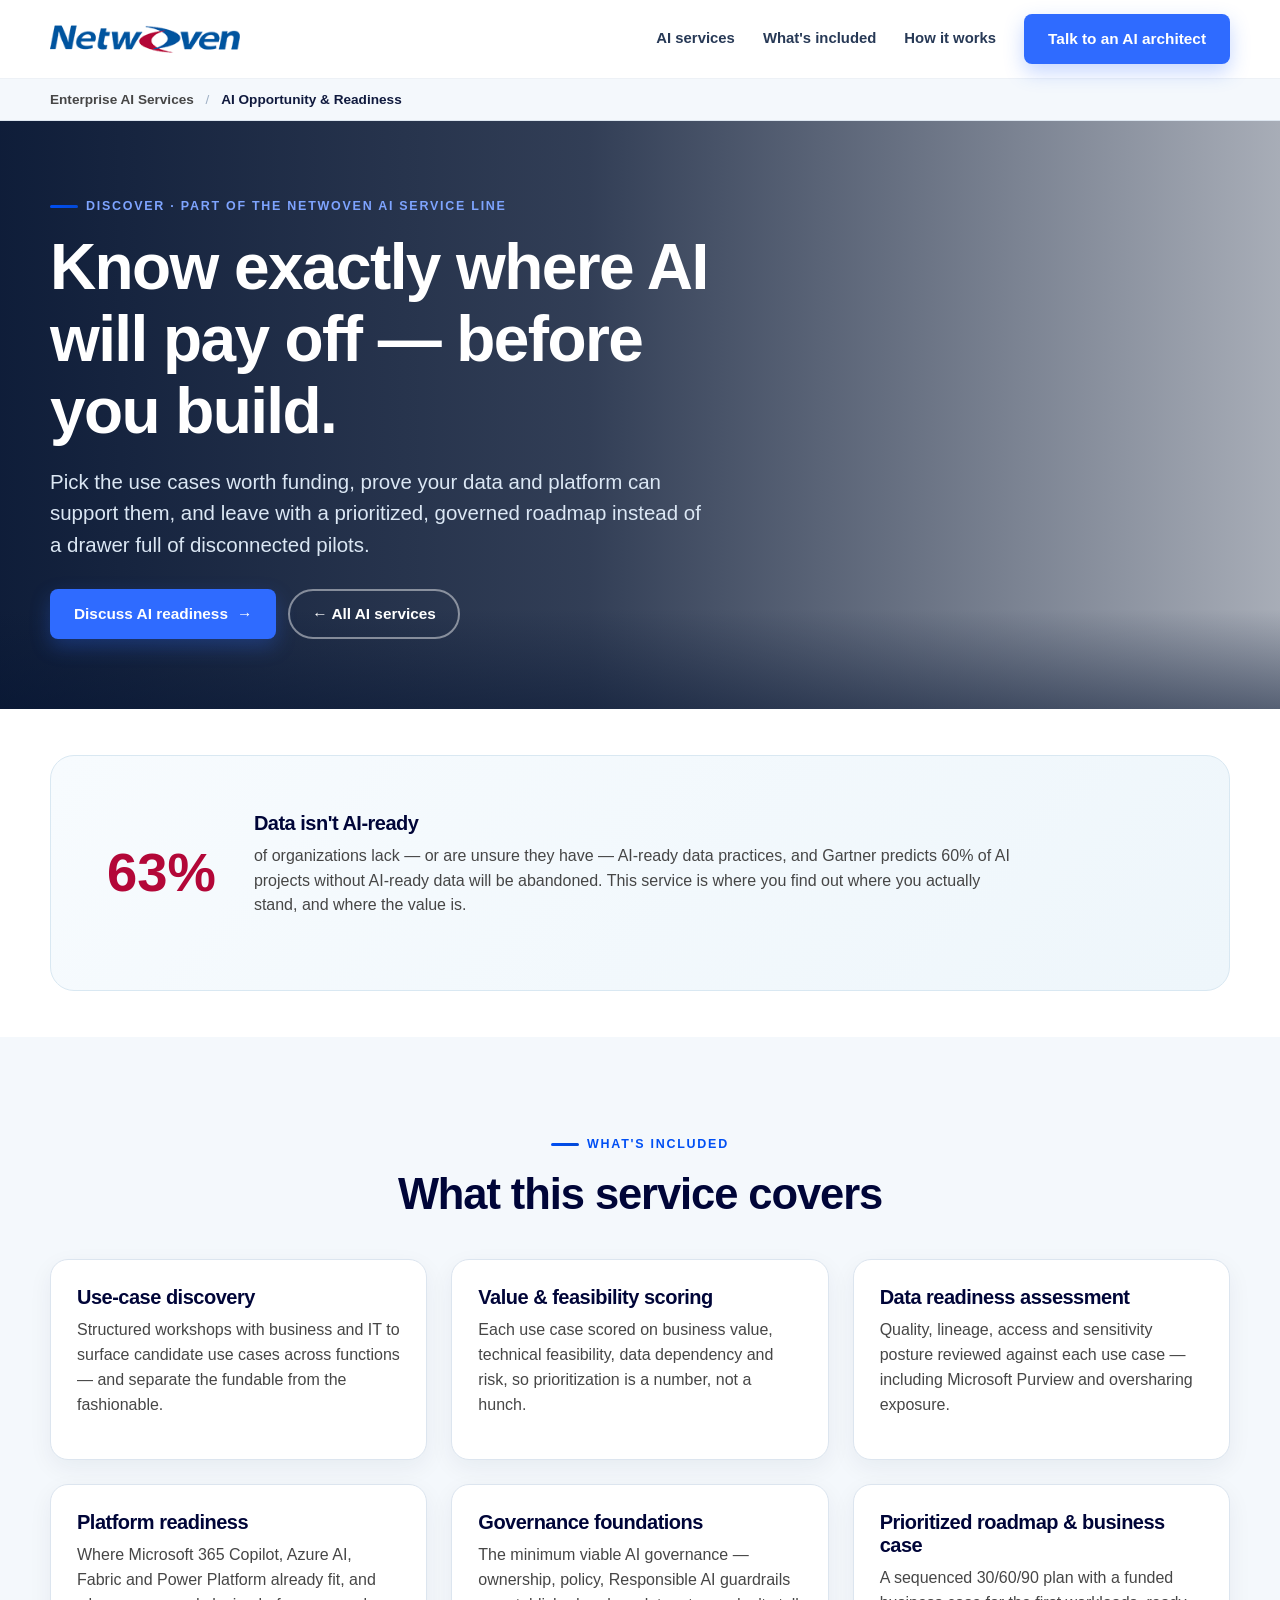
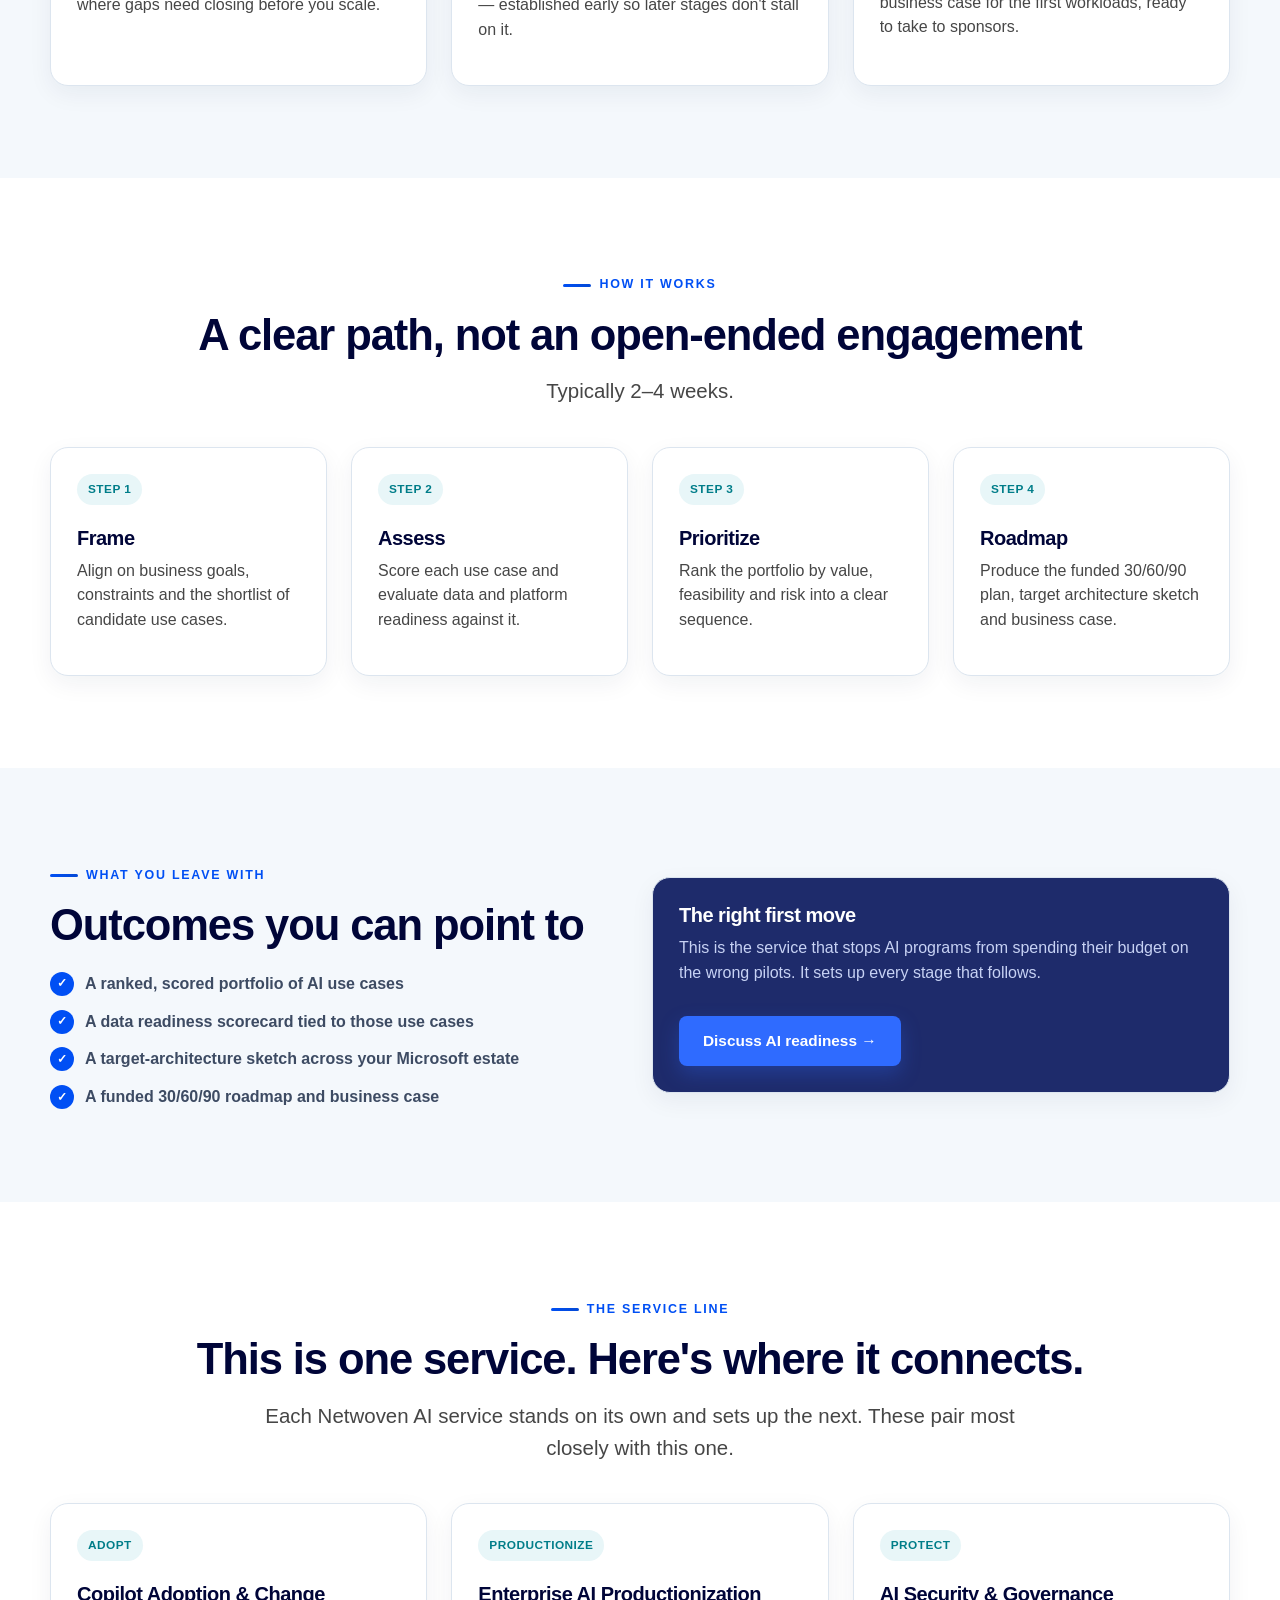
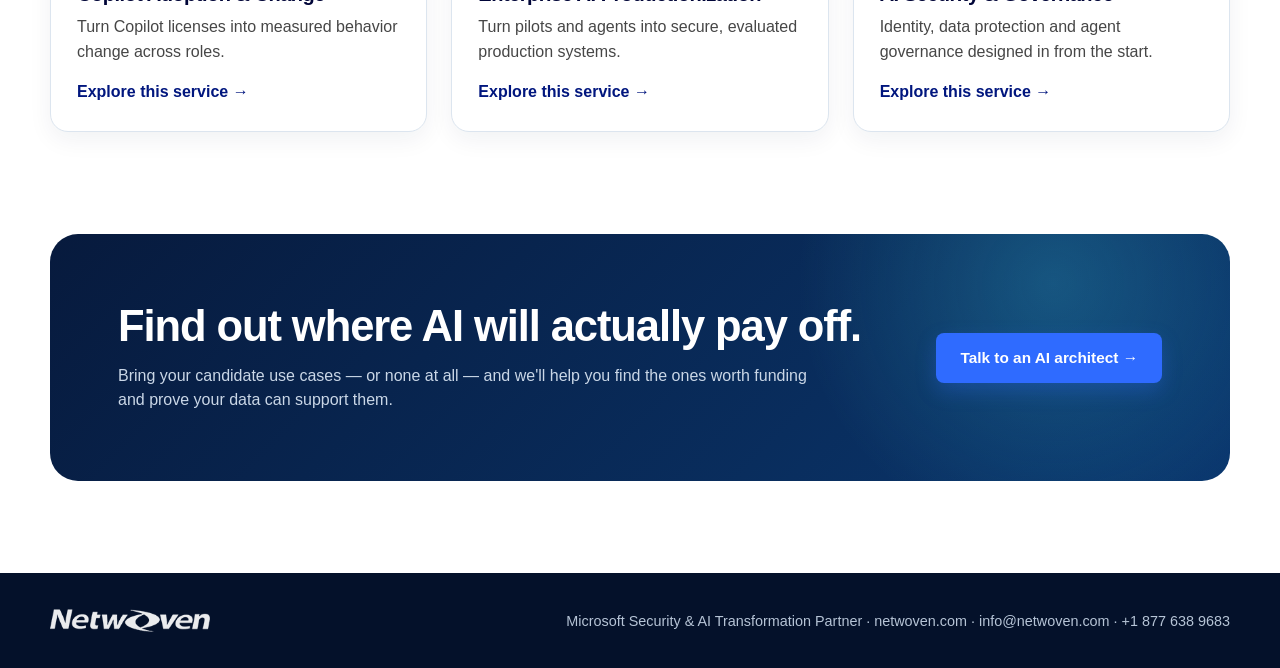
<file: netwoven_transform_with_ai_html 5/ai-opportunity-readiness.html>
<!doctype html>
<html lang="en">
<head>
<meta charset="utf-8">
<meta name="viewport" content="width=device-width,initial-scale=1">
<title>AI Opportunity & Readiness | Enterprise AI Services | Netwoven</title>
<meta name="description" content="Identify high-value AI use cases, prove data and platform readiness, and leave with a prioritized, governed roadmap — before you build.">
<link rel="canonical" href="https://netwoven.com/services/transform-with-ai/ai-opportunity-readiness/">
<meta property="og:title" content="AI Opportunity & Readiness | Netwoven">
<meta property="og:description" content="Identify high-value AI use cases, prove data and platform readiness, and leave with a prioritized, governed roadmap — before you build.">
<meta property="og:type" content="website">
<meta property="og:url" content="https://netwoven.com/services/transform-with-ai/ai-opportunity-readiness/">
<meta property="og:image" content="https://netwoven.com/wp-content/uploads/2026/04/reimagine.webp">
<meta name="twitter:card" content="summary_large_image">
<link rel="stylesheet" href="styles.css">
<script type="application/ld+json">{"@context":"https://schema.org","@type":"Service","name":"AI Opportunity & Readiness","provider":{"@type":"Organization","name":"Netwoven","url":"https://netwoven.com"},"url":"https://netwoven.com/services/transform-with-ai/ai-opportunity-readiness/"}</script>
<script type="application/ld+json">{"@context":"https://schema.org","@type":"BreadcrumbList","itemListElement":[{"@type":"ListItem","position":1,"name":"Capabilities","item":"https://netwoven.com/services/"},{"@type":"ListItem","position":2,"name":"Transform with AI","item":"https://netwoven.com/services/transform-with-ai/"},{"@type":"ListItem","position":3,"name":"AI Opportunity & Readiness","item":"https://netwoven.com/services/transform-with-ai/ai-opportunity-readiness/"}]}</script>
</head>
<body style="margin:0">
<div class="nw-ai-page">
  <!-- Preview header; WordPress uses the site theme header. -->
  <header class="nw-topbar">
    <div class="nw-container nw-topbar__inner">
      <a href="https://netwoven.com/" aria-label="Netwoven home"><img class="nw-logo" src="assets/netwoven-logo.webp" alt="Netwoven"></a>
      <nav class="nw-nav" aria-label="Page navigation">
        <a href="index.html">AI services</a><a href="#covers">What's included</a><a href="#path">How it works</a><a href="https://netwoven.com/company/contact-us/?utm_source=website&utm_medium=cta&utm_campaign=ai-services&utm_content=ai-opportunity-readiness" class="nw-btn nw-btn--primary">Talk to an AI architect</a>
      </nav>
    </div>
  </header>
  <div style="background:#f4f8fc;border-bottom:1px solid #dce5ef;font-size:.85rem;padding:10px 0"><div class="nw-container"><a href="index.html" style="color:#464646;font-weight:600">Enterprise AI Services</a> <span style="color:#9fb0c4;margin:0 8px">/</span> <strong style="color:#101a3e">AI Opportunity & Readiness</strong></div></div>
  <main>
    <section class="nw-hero" style="min-height:520px;background:linear-gradient(90deg,rgba(5,20,49,.96) 0%,rgba(5,20,49,.82) 46%,rgba(5,20,49,.35) 100%),url('https://netwoven.com/wp-content/uploads/2026/04/reimagine.webp') center/cover no-repeat">
      <div class="nw-container">
        <div class="nw-hero__content" style="padding:70px 0">
          <div class="nw-eyebrow">Discover · Part of the Netwoven AI service line</div>
          <h1>Know exactly where AI will pay off — before you build.</h1>
          <p>Pick the use cases worth funding, prove your data and platform can support them, and leave with a prioritized, governed roadmap instead of a drawer full of disconnected pilots.</p>
          <div class="nw-actions">
            <a class="nw-btn nw-btn--primary" href="https://netwoven.com/company/contact-us/?utm_source=website&utm_medium=cta&utm_campaign=ai-services&utm_content=ai-opportunity-readiness">Discuss AI readiness <span aria-hidden="true">→</span></a>
            <a class="nw-btn nw-btn--ghost" href="index.html">← All AI services</a>
          </div>
        </div>
      </div>
    </section>
    <section class="nw-section" style="padding:46px 0">
      <div class="nw-container">
        <div class="nw-question" style="grid-template-columns:auto 1fr;gap:38px">
          <div style="font-size:3.4rem;font-weight:700;color:#b30738;white-space:nowrap;line-height:1">63%</div>
          <div><h3>Data isn't AI-ready</h3><p class="nw-lead" style="font-size:1rem">of organizations lack — or are unsure they have — AI-ready data practices, and Gartner predicts 60% of AI projects without AI-ready data will be abandoned. This service is where you find out where you actually stand, and where the value is.</p></div>
        </div>
      </div>
    </section>
    <section class="nw-section nw-section--soft" id="covers">
      <div class="nw-container">
        <div class="nw-center" style="margin-bottom:40px"><div class="nw-eyebrow">What's included</div><h2>What this service covers</h2></div>
        <div class="nw-grid nw-grid--3"><article class="nw-card"><h3>Use-case discovery</h3><p>Structured workshops with business and IT to surface candidate use cases across functions — and separate the fundable from the fashionable.</p></article>
<article class="nw-card"><h3>Value & feasibility scoring</h3><p>Each use case scored on business value, technical feasibility, data dependency and risk, so prioritization is a number, not a hunch.</p></article>
<article class="nw-card"><h3>Data readiness assessment</h3><p>Quality, lineage, access and sensitivity posture reviewed against each use case — including Microsoft Purview and oversharing exposure.</p></article>
<article class="nw-card"><h3>Platform readiness</h3><p>Where Microsoft 365 Copilot, Azure AI, Fabric and Power Platform already fit, and where gaps need closing before you scale.</p></article>
<article class="nw-card"><h3>Governance foundations</h3><p>The minimum viable AI governance — ownership, policy, Responsible AI guardrails — established early so later stages don't stall on it.</p></article>
<article class="nw-card"><h3>Prioritized roadmap & business case</h3><p>A sequenced 30/60/90 plan with a funded business case for the first workloads, ready to take to sponsors.</p></article></div>
      </div>
    </section>
    <section class="nw-section" id="path">
      <div class="nw-container">
        <div class="nw-center" style="margin-bottom:40px"><div class="nw-eyebrow">How it works</div><h2>A clear path, not an open-ended engagement</h2><p class="nw-lead">Typically 2–4 weeks.</p></div>
        <div class="nw-grid nw-grid--4"><article class="nw-card"><span class="nw-tag">Step 1</span><h3 style="margin-top:10px">Frame</h3><p>Align on business goals, constraints and the shortlist of candidate use cases.</p></article>
<article class="nw-card"><span class="nw-tag">Step 2</span><h3 style="margin-top:10px">Assess</h3><p>Score each use case and evaluate data and platform readiness against it.</p></article>
<article class="nw-card"><span class="nw-tag">Step 3</span><h3 style="margin-top:10px">Prioritize</h3><p>Rank the portfolio by value, feasibility and risk into a clear sequence.</p></article>
<article class="nw-card"><span class="nw-tag">Step 4</span><h3 style="margin-top:10px">Roadmap</h3><p>Produce the funded 30/60/90 plan, target architecture sketch and business case.</p></article></div>
      </div>
    </section>
    <section class="nw-section nw-section--soft">
      <div class="nw-container">
        <div class="nw-grid nw-grid--2" style="align-items:center">
          <div><div class="nw-eyebrow">What you leave with</div><h2>Outcomes you can point to</h2><div class="nw-checklist" style="margin-top:22px"><div class="nw-check">A ranked, scored portfolio of AI use cases</div>
<div class="nw-check">A data readiness scorecard tied to those use cases</div>
<div class="nw-check">A target-architecture sketch across your Microsoft estate</div>
<div class="nw-check">A funded 30/60/90 roadmap and business case</div></div></div>
          <div class="nw-card" style="background:#1e2b6b;color:#fff"><h3 style="color:#fff">The right first move</h3><p style="color:#c7d2f4">This is the service that stops AI programs from spending their budget on the wrong pilots. It sets up every stage that follows.</p><a class="nw-btn nw-btn--primary" href="https://netwoven.com/company/contact-us/?utm_source=website&utm_medium=cta&utm_campaign=ai-services&utm_content=ai-opportunity-readiness" style="margin-top:14px">Discuss AI readiness →</a></div>
        </div>
      </div>
    </section>
    <section class="nw-section">
      <div class="nw-container">
        <div class="nw-center" style="margin-bottom:40px"><div class="nw-eyebrow">The service line</div><h2>This is one service. Here's where it connects.</h2><p class="nw-lead">Each Netwoven AI service stands on its own and sets up the next. These pair most closely with this one.</p></div>
        <div class="nw-grid nw-grid--3"><article class="nw-card"><span class="nw-tag">Adopt</span><h3 style="margin-top:10px">Copilot Adoption & Change</h3><p>Turn Copilot licenses into measured behavior change across roles.</p><a class="nw-link" href="copilot-adoption-change.html">Explore this service →</a></article>
<article class="nw-card"><span class="nw-tag">Productionize</span><h3 style="margin-top:10px">Enterprise AI Productionization</h3><p>Turn pilots and agents into secure, evaluated production systems.</p><a class="nw-link" href="ai-pilot-to-production.html">Explore this service →</a></article>
<article class="nw-card"><span class="nw-tag">Protect</span><h3 style="margin-top:10px">AI Security & Governance</h3><p>Identity, data protection and agent governance designed in from the start.</p><a class="nw-link" href="ai-security-governance.html">Explore this service →</a></article></div>
      </div>
    </section>
    <section class="nw-section" style="padding-top:10px">
      <div class="nw-container">
        <div class="nw-final-cta">
          <div><h2>Find out where AI will actually pay off.</h2><p>Bring your candidate use cases — or none at all — and we'll help you find the ones worth funding and prove your data can support them.</p></div>
          <a class="nw-btn nw-btn--primary" href="https://netwoven.com/company/contact-us/?utm_source=website&utm_medium=cta&utm_campaign=ai-services&utm_content=ai-opportunity-readiness">Talk to an AI architect →</a>
        </div>
      </div>
    </section>
  </main>
  <footer class="nw-footer"><div class="nw-container nw-footer__inner"><img src="assets/netwoven-logo.webp" alt="Netwoven"><p>Microsoft Security & AI Transformation Partner · netwoven.com · info@netwoven.com · +1 877 638 9683</p></div></footer>
</div>
<script src="script.js"></script>
</body></html>
</file>
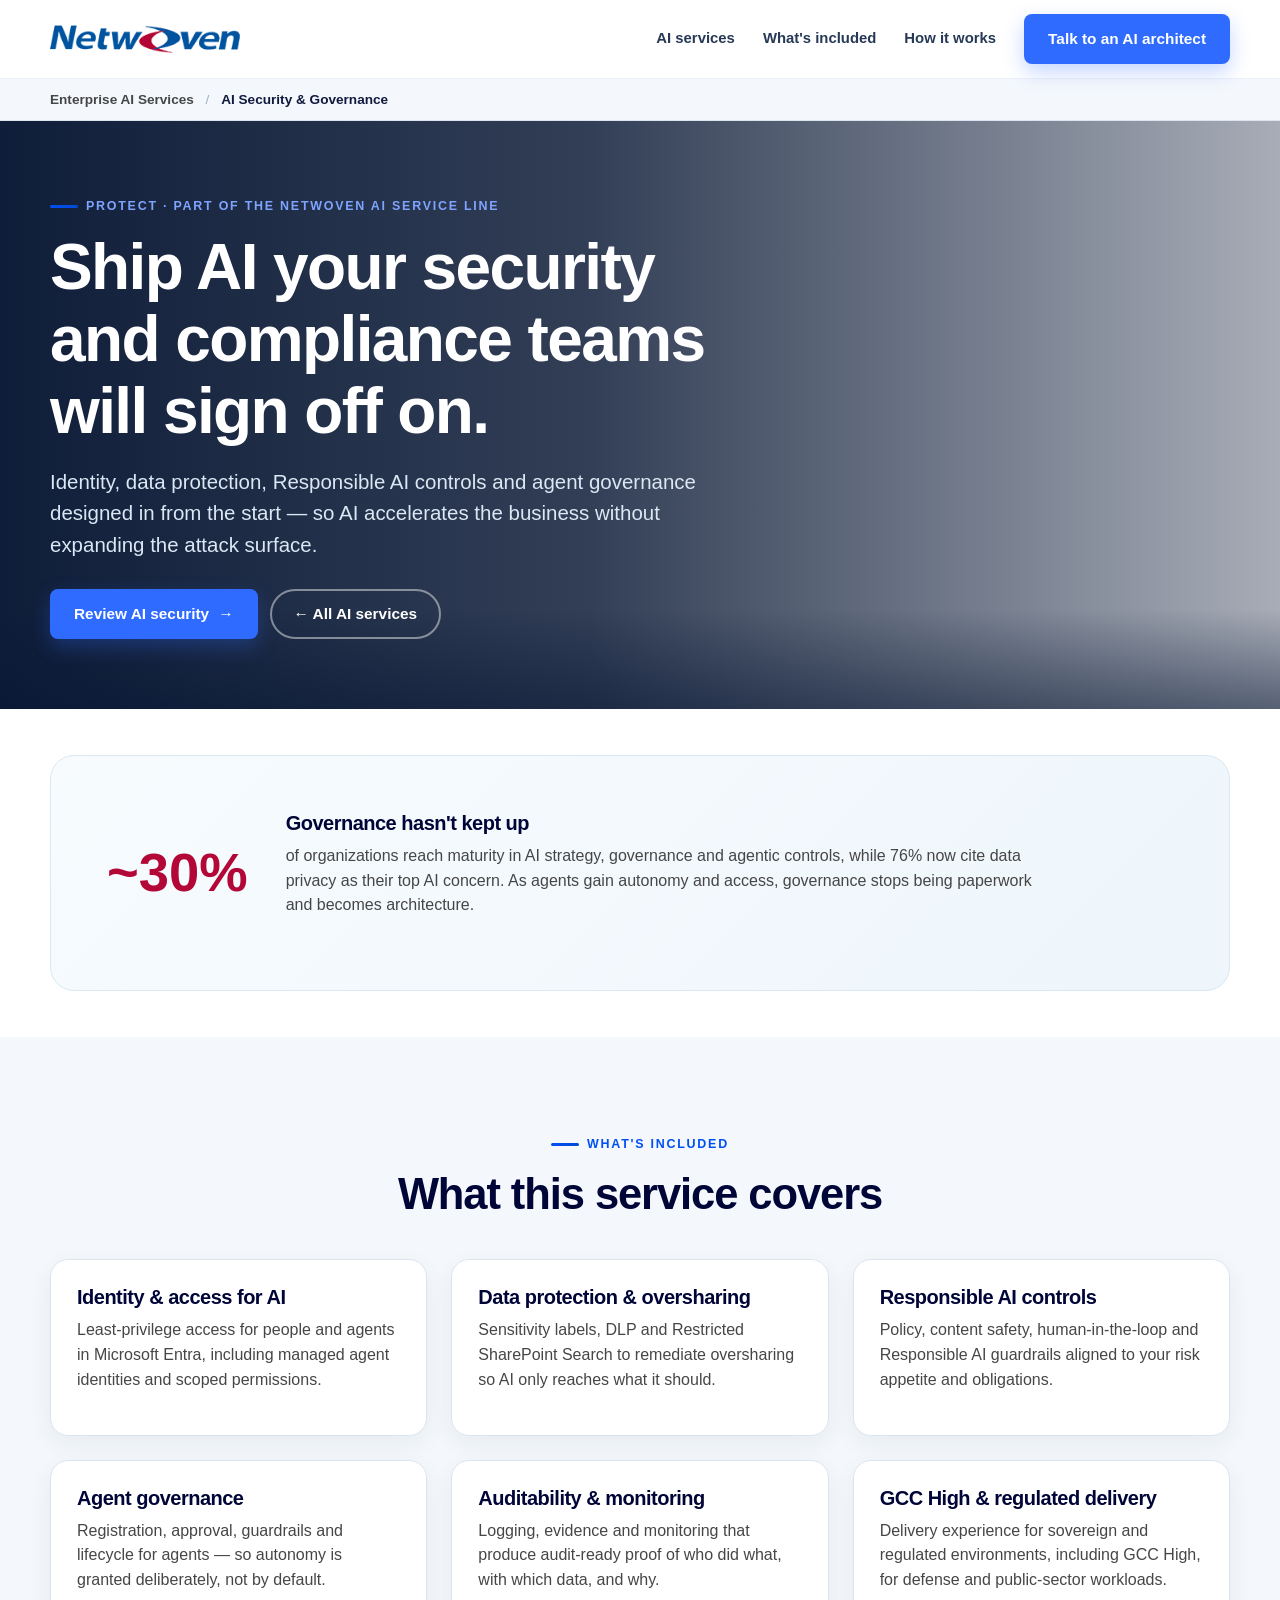
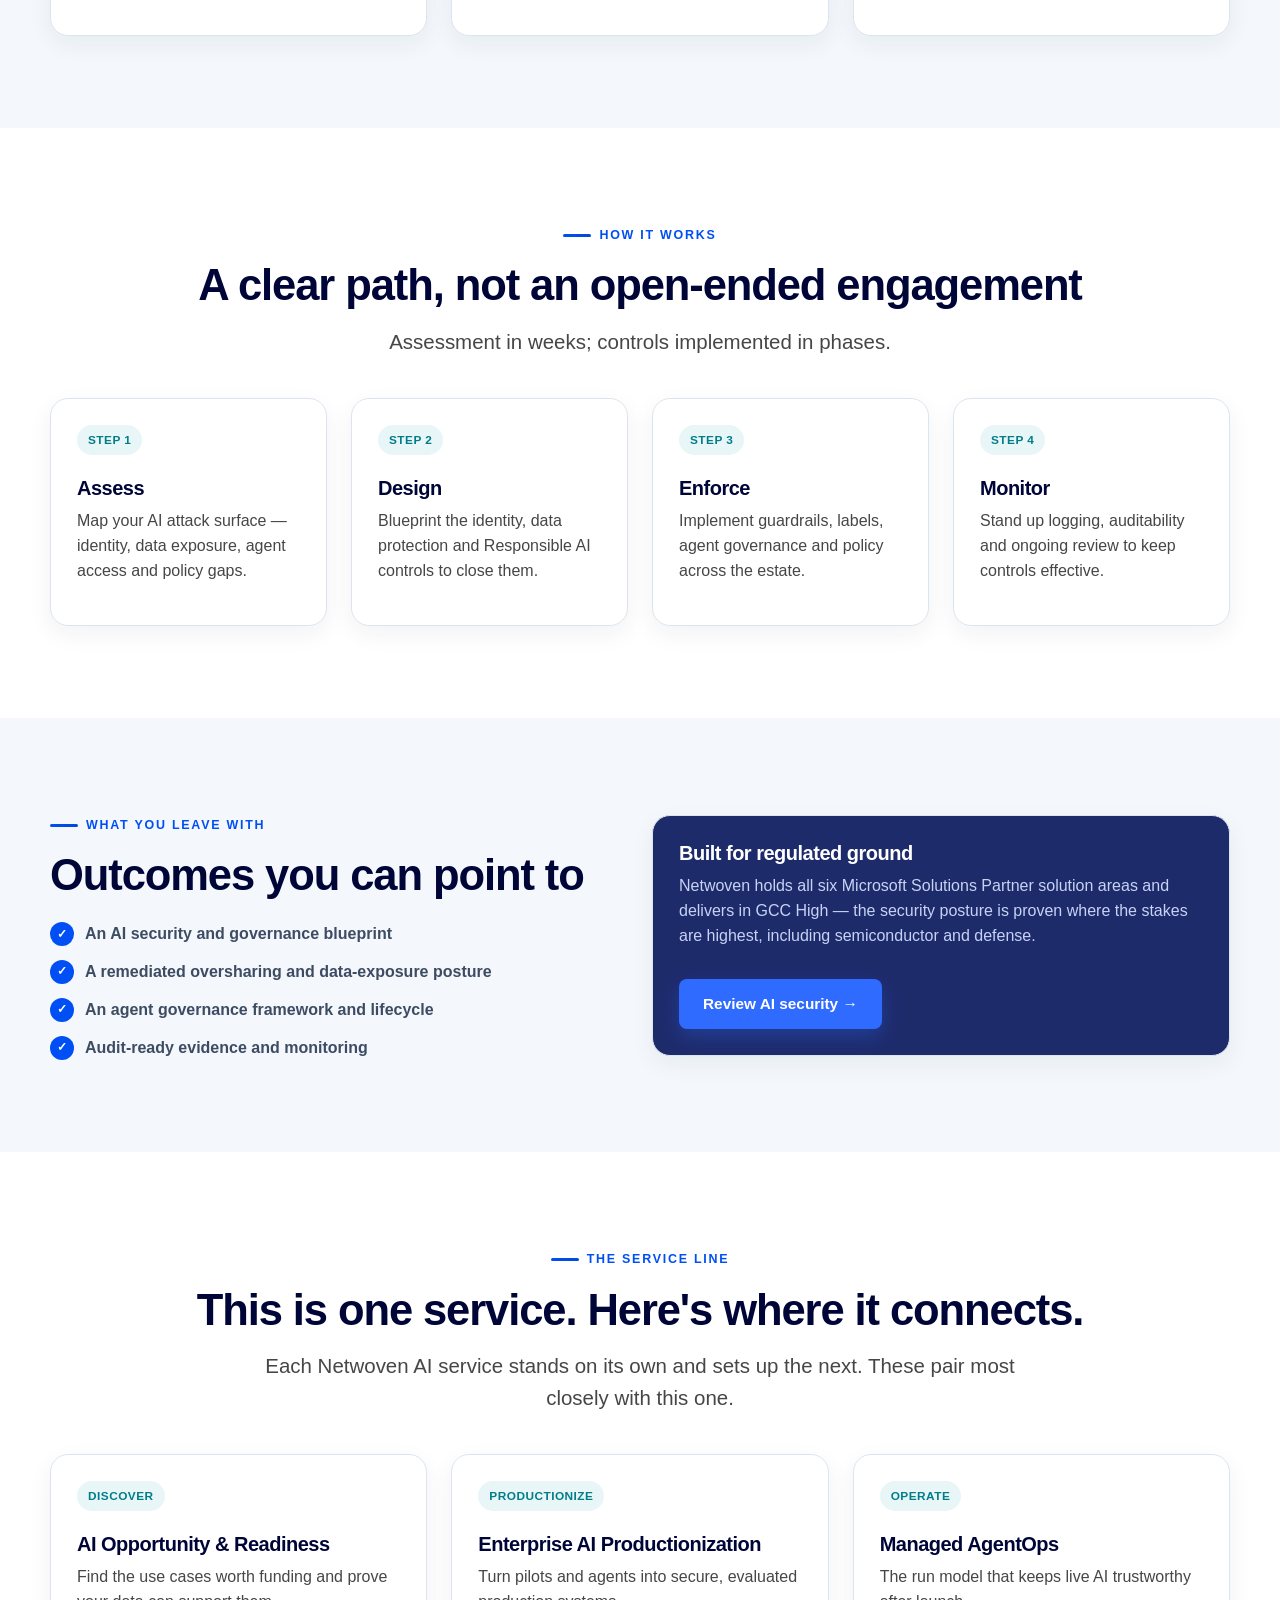
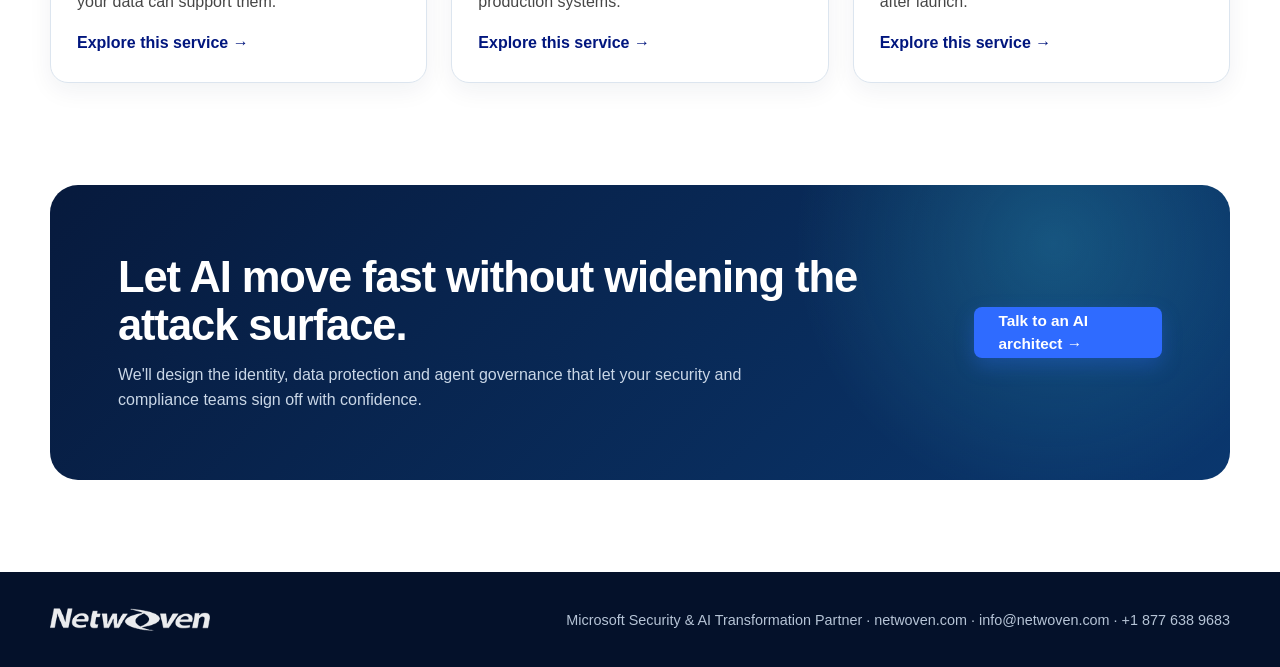
<file: netwoven_transform_with_ai_html 5/ai-security-governance.html>
<!doctype html>
<html lang="en">
<head>
<meta charset="utf-8">
<meta name="viewport" content="width=device-width,initial-scale=1">
<title>AI Security & Governance | Enterprise AI Services | Netwoven</title>
<meta name="description" content="Identity, data protection, Responsible AI controls, agent governance and auditability for enterprise AI — including GCC High and regulated delivery.">
<link rel="canonical" href="https://netwoven.com/services/transform-with-ai/ai-security-governance/">
<meta property="og:title" content="AI Security & Governance | Netwoven">
<meta property="og:description" content="Identity, data protection, Responsible AI controls, agent governance and auditability for enterprise AI — including GCC High and regulated delivery.">
<meta property="og:type" content="website">
<meta property="og:url" content="https://netwoven.com/services/transform-with-ai/ai-security-governance/">
<meta property="og:image" content="https://netwoven.com/wp-content/uploads/2026/04/securing-global-copilot.webp">
<meta name="twitter:card" content="summary_large_image">
<link rel="stylesheet" href="styles.css">
<script type="application/ld+json">{"@context":"https://schema.org","@type":"Service","name":"AI Security & Governance","provider":{"@type":"Organization","name":"Netwoven","url":"https://netwoven.com"},"url":"https://netwoven.com/services/transform-with-ai/ai-security-governance/"}</script>
<script type="application/ld+json">{"@context":"https://schema.org","@type":"BreadcrumbList","itemListElement":[{"@type":"ListItem","position":1,"name":"Capabilities","item":"https://netwoven.com/services/"},{"@type":"ListItem","position":2,"name":"Transform with AI","item":"https://netwoven.com/services/transform-with-ai/"},{"@type":"ListItem","position":3,"name":"AI Security & Governance","item":"https://netwoven.com/services/transform-with-ai/ai-security-governance/"}]}</script>
</head>
<body style="margin:0">
<div class="nw-ai-page">
  <!-- Preview header; WordPress uses the site theme header. -->
  <header class="nw-topbar">
    <div class="nw-container nw-topbar__inner">
      <a href="https://netwoven.com/" aria-label="Netwoven home"><img class="nw-logo" src="assets/netwoven-logo.webp" alt="Netwoven"></a>
      <nav class="nw-nav" aria-label="Page navigation">
        <a href="index.html">AI services</a><a href="#covers">What's included</a><a href="#path">How it works</a><a href="https://netwoven.com/company/contact-us/?utm_source=website&utm_medium=cta&utm_campaign=ai-services&utm_content=ai-security-governance" class="nw-btn nw-btn--primary">Talk to an AI architect</a>
      </nav>
    </div>
  </header>
  <div style="background:#f4f8fc;border-bottom:1px solid #dce5ef;font-size:.85rem;padding:10px 0"><div class="nw-container"><a href="index.html" style="color:#464646;font-weight:600">Enterprise AI Services</a> <span style="color:#9fb0c4;margin:0 8px">/</span> <strong style="color:#101a3e">AI Security & Governance</strong></div></div>
  <main>
    <section class="nw-hero" style="min-height:520px;background:linear-gradient(90deg,rgba(5,20,49,.96) 0%,rgba(5,20,49,.82) 46%,rgba(5,20,49,.35) 100%),url('https://netwoven.com/wp-content/uploads/2026/04/securing-global-copilot.webp') center/cover no-repeat">
      <div class="nw-container">
        <div class="nw-hero__content" style="padding:70px 0">
          <div class="nw-eyebrow">Protect · Part of the Netwoven AI service line</div>
          <h1>Ship AI your security and compliance teams will sign off on.</h1>
          <p>Identity, data protection, Responsible AI controls and agent governance designed in from the start — so AI accelerates the business without expanding the attack surface.</p>
          <div class="nw-actions">
            <a class="nw-btn nw-btn--primary" href="https://netwoven.com/company/contact-us/?utm_source=website&utm_medium=cta&utm_campaign=ai-services&utm_content=ai-security-governance">Review AI security <span aria-hidden="true">→</span></a>
            <a class="nw-btn nw-btn--ghost" href="index.html">← All AI services</a>
          </div>
        </div>
      </div>
    </section>
    <section class="nw-section" style="padding:46px 0">
      <div class="nw-container">
        <div class="nw-question" style="grid-template-columns:auto 1fr;gap:38px">
          <div style="font-size:3.4rem;font-weight:700;color:#b30738;white-space:nowrap;line-height:1">~30%</div>
          <div><h3>Governance hasn't kept up</h3><p class="nw-lead" style="font-size:1rem">of organizations reach maturity in AI strategy, governance and agentic controls, while 76% now cite data privacy as their top AI concern. As agents gain autonomy and access, governance stops being paperwork and becomes architecture.</p></div>
        </div>
      </div>
    </section>
    <section class="nw-section nw-section--soft" id="covers">
      <div class="nw-container">
        <div class="nw-center" style="margin-bottom:40px"><div class="nw-eyebrow">What's included</div><h2>What this service covers</h2></div>
        <div class="nw-grid nw-grid--3"><article class="nw-card"><h3>Identity & access for AI</h3><p>Least-privilege access for people and agents in Microsoft Entra, including managed agent identities and scoped permissions.</p></article>
<article class="nw-card"><h3>Data protection & oversharing</h3><p>Sensitivity labels, DLP and Restricted SharePoint Search to remediate oversharing so AI only reaches what it should.</p></article>
<article class="nw-card"><h3>Responsible AI controls</h3><p>Policy, content safety, human-in-the-loop and Responsible AI guardrails aligned to your risk appetite and obligations.</p></article>
<article class="nw-card"><h3>Agent governance</h3><p>Registration, approval, guardrails and lifecycle for agents — so autonomy is granted deliberately, not by default.</p></article>
<article class="nw-card"><h3>Auditability & monitoring</h3><p>Logging, evidence and monitoring that produce audit-ready proof of who did what, with which data, and why.</p></article>
<article class="nw-card"><h3>GCC High & regulated delivery</h3><p>Delivery experience for sovereign and regulated environments, including GCC High, for defense and public-sector workloads.</p></article></div>
      </div>
    </section>
    <section class="nw-section" id="path">
      <div class="nw-container">
        <div class="nw-center" style="margin-bottom:40px"><div class="nw-eyebrow">How it works</div><h2>A clear path, not an open-ended engagement</h2><p class="nw-lead">Assessment in weeks; controls implemented in phases.</p></div>
        <div class="nw-grid nw-grid--4"><article class="nw-card"><span class="nw-tag">Step 1</span><h3 style="margin-top:10px">Assess</h3><p>Map your AI attack surface — identity, data exposure, agent access and policy gaps.</p></article>
<article class="nw-card"><span class="nw-tag">Step 2</span><h3 style="margin-top:10px">Design</h3><p>Blueprint the identity, data protection and Responsible AI controls to close them.</p></article>
<article class="nw-card"><span class="nw-tag">Step 3</span><h3 style="margin-top:10px">Enforce</h3><p>Implement guardrails, labels, agent governance and policy across the estate.</p></article>
<article class="nw-card"><span class="nw-tag">Step 4</span><h3 style="margin-top:10px">Monitor</h3><p>Stand up logging, auditability and ongoing review to keep controls effective.</p></article></div>
      </div>
    </section>
    <section class="nw-section nw-section--soft">
      <div class="nw-container">
        <div class="nw-grid nw-grid--2" style="align-items:center">
          <div><div class="nw-eyebrow">What you leave with</div><h2>Outcomes you can point to</h2><div class="nw-checklist" style="margin-top:22px"><div class="nw-check">An AI security and governance blueprint</div>
<div class="nw-check">A remediated oversharing and data-exposure posture</div>
<div class="nw-check">An agent governance framework and lifecycle</div>
<div class="nw-check">Audit-ready evidence and monitoring</div></div></div>
          <div class="nw-card" style="background:#1e2b6b;color:#fff"><h3 style="color:#fff">Built for regulated ground</h3><p style="color:#c7d2f4">Netwoven holds all six Microsoft Solutions Partner solution areas and delivers in GCC High — the security posture is proven where the stakes are highest, including semiconductor and defense.</p><a class="nw-btn nw-btn--primary" href="https://netwoven.com/company/contact-us/?utm_source=website&utm_medium=cta&utm_campaign=ai-services&utm_content=ai-security-governance" style="margin-top:14px">Review AI security →</a></div>
        </div>
      </div>
    </section>
    <section class="nw-section">
      <div class="nw-container">
        <div class="nw-center" style="margin-bottom:40px"><div class="nw-eyebrow">The service line</div><h2>This is one service. Here's where it connects.</h2><p class="nw-lead">Each Netwoven AI service stands on its own and sets up the next. These pair most closely with this one.</p></div>
        <div class="nw-grid nw-grid--3"><article class="nw-card"><span class="nw-tag">Discover</span><h3 style="margin-top:10px">AI Opportunity & Readiness</h3><p>Find the use cases worth funding and prove your data can support them.</p><a class="nw-link" href="ai-opportunity-readiness.html">Explore this service →</a></article>
<article class="nw-card"><span class="nw-tag">Productionize</span><h3 style="margin-top:10px">Enterprise AI Productionization</h3><p>Turn pilots and agents into secure, evaluated production systems.</p><a class="nw-link" href="ai-pilot-to-production.html">Explore this service →</a></article>
<article class="nw-card"><span class="nw-tag">Operate</span><h3 style="margin-top:10px">Managed AgentOps</h3><p>The run model that keeps live AI trustworthy after launch.</p><a class="nw-link" href="managed-agentops.html">Explore this service →</a></article></div>
      </div>
    </section>
    <section class="nw-section" style="padding-top:10px">
      <div class="nw-container">
        <div class="nw-final-cta">
          <div><h2>Let AI move fast without widening the attack surface.</h2><p>We'll design the identity, data protection and agent governance that let your security and compliance teams sign off with confidence.</p></div>
          <a class="nw-btn nw-btn--primary" href="https://netwoven.com/company/contact-us/?utm_source=website&utm_medium=cta&utm_campaign=ai-services&utm_content=ai-security-governance">Talk to an AI architect →</a>
        </div>
      </div>
    </section>
  </main>
  <footer class="nw-footer"><div class="nw-container nw-footer__inner"><img src="assets/netwoven-logo.webp" alt="Netwoven"><p>Microsoft Security & AI Transformation Partner · netwoven.com · info@netwoven.com · +1 877 638 9683</p></div></footer>
</div>
<script src="script.js"></script>
</body></html>
</file>
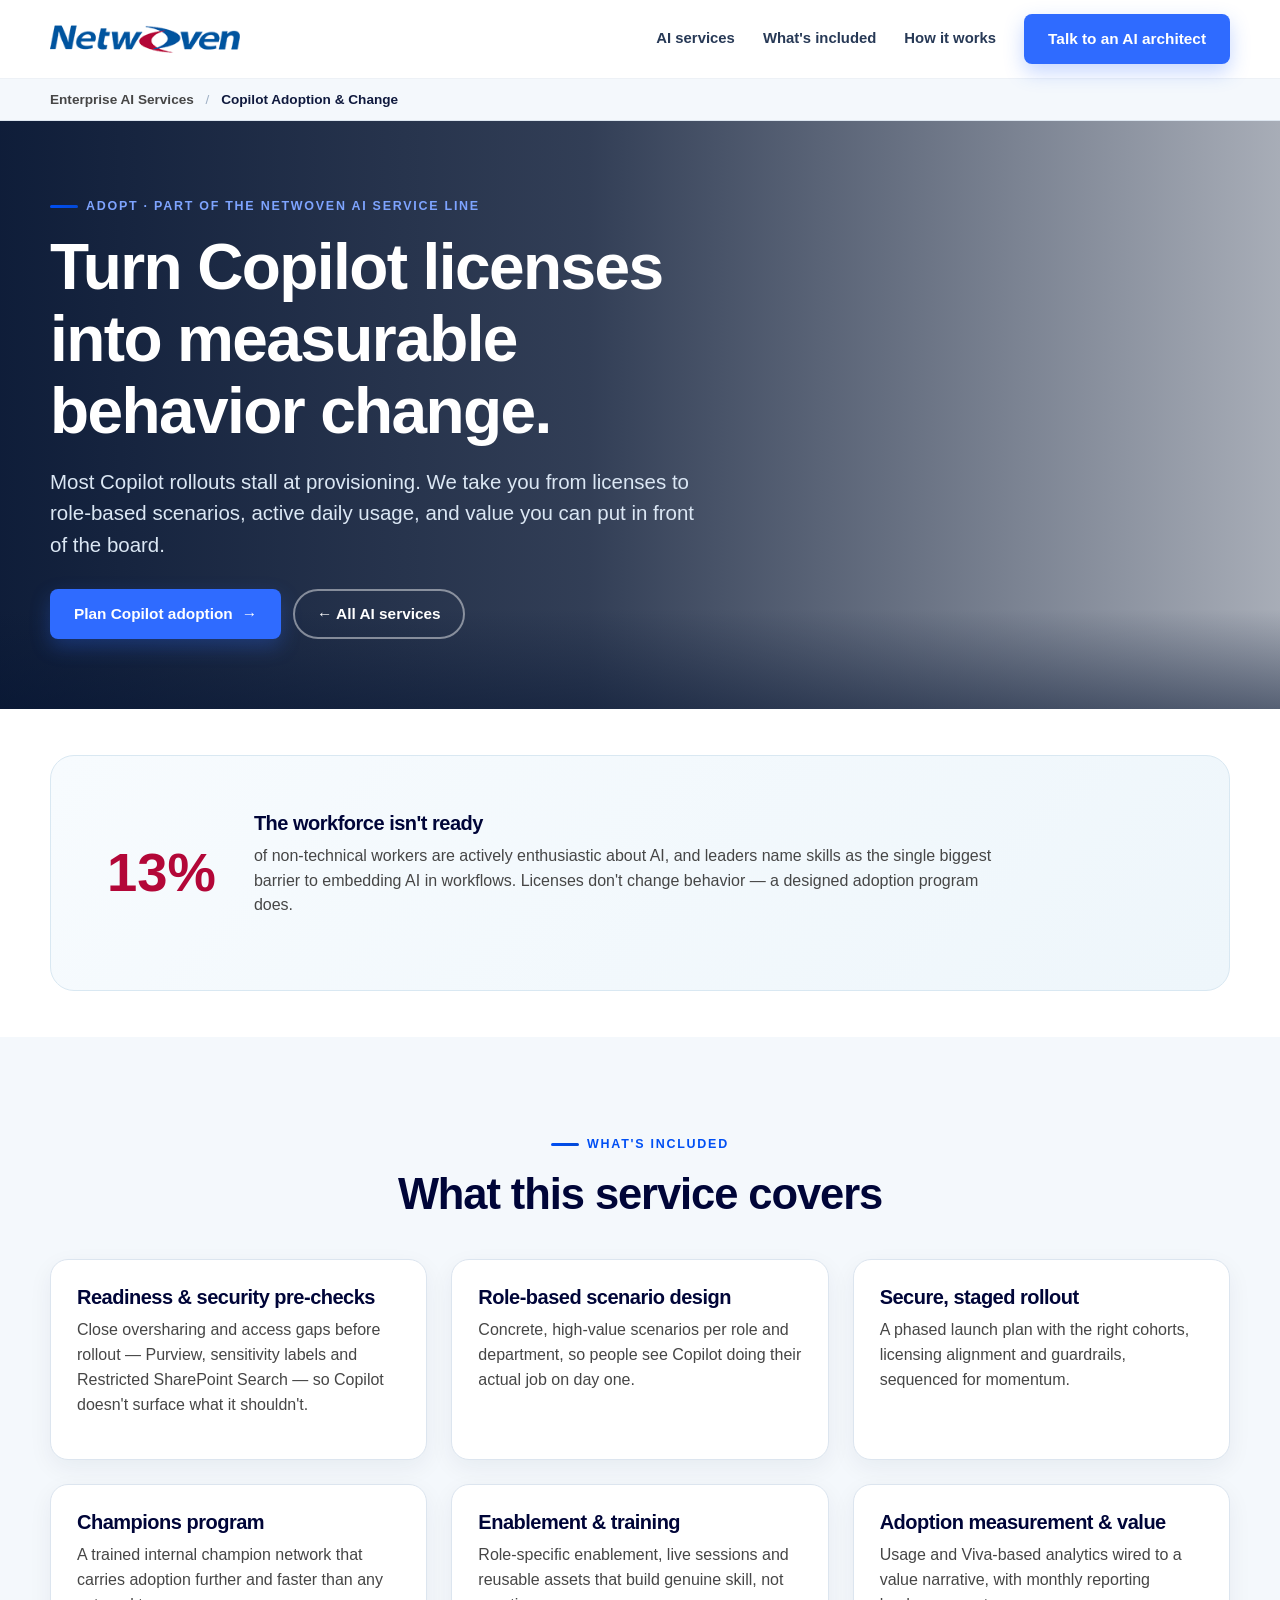
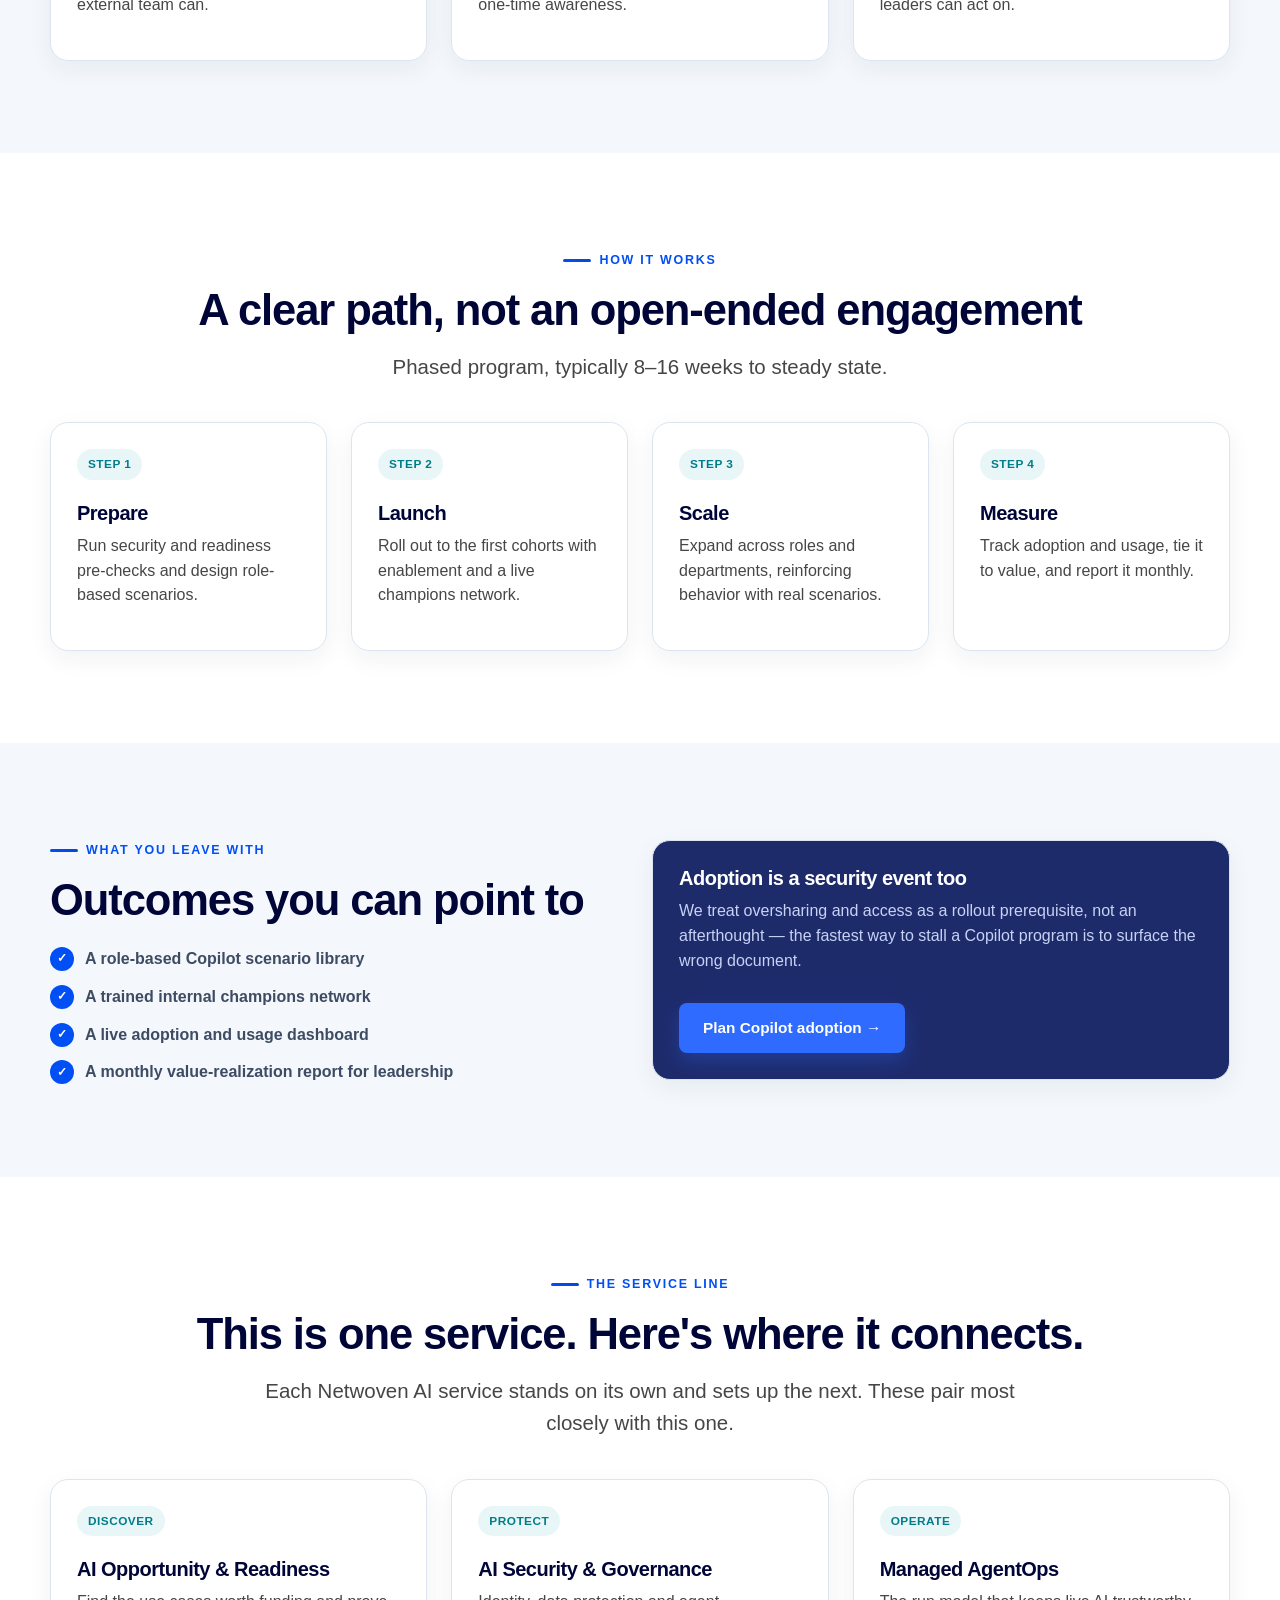
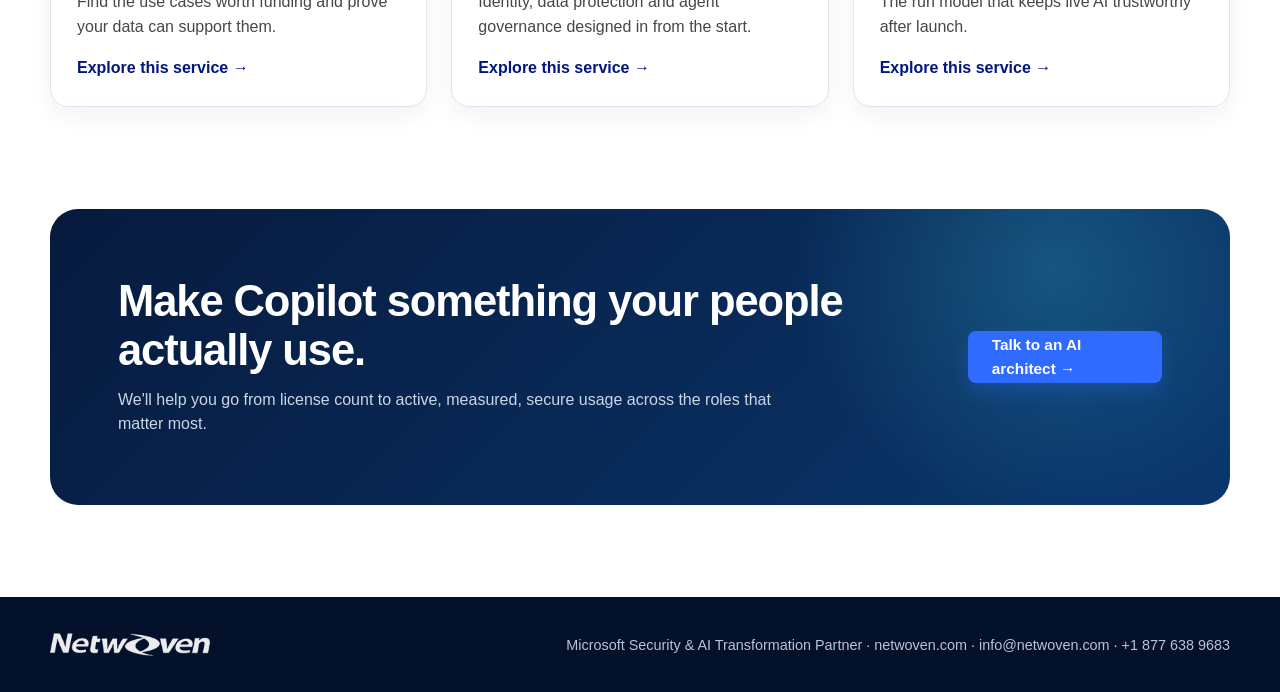
<file: netwoven_transform_with_ai_html 5/copilot-adoption-change.html>
<!doctype html>
<html lang="en">
<head>
<meta charset="utf-8">
<meta name="viewport" content="width=device-width,initial-scale=1">
<title>Copilot Adoption & Change | Enterprise AI Services | Netwoven</title>
<meta name="description" content="From Copilot licenses to role-based scenarios, secure rollout, champions, adoption analytics and measurable value realization.">
<link rel="canonical" href="https://netwoven.com/services/transform-with-ai/copilot-adoption-change/">
<meta property="og:title" content="Copilot Adoption & Change | Netwoven">
<meta property="og:description" content="From Copilot licenses to role-based scenarios, secure rollout, champions, adoption analytics and measurable value realization.">
<meta property="og:type" content="website">
<meta property="og:url" content="https://netwoven.com/services/transform-with-ai/copilot-adoption-change/">
<meta property="og:image" content="https://netwoven.com/wp-content/uploads/2026/04/empower-your-people-.webp">
<meta name="twitter:card" content="summary_large_image">
<link rel="stylesheet" href="styles.css">
<script type="application/ld+json">{"@context":"https://schema.org","@type":"Service","name":"Copilot Adoption & Change","provider":{"@type":"Organization","name":"Netwoven","url":"https://netwoven.com"},"url":"https://netwoven.com/services/transform-with-ai/copilot-adoption-change/"}</script>
<script type="application/ld+json">{"@context":"https://schema.org","@type":"BreadcrumbList","itemListElement":[{"@type":"ListItem","position":1,"name":"Capabilities","item":"https://netwoven.com/services/"},{"@type":"ListItem","position":2,"name":"Transform with AI","item":"https://netwoven.com/services/transform-with-ai/"},{"@type":"ListItem","position":3,"name":"Copilot Adoption & Change","item":"https://netwoven.com/services/transform-with-ai/copilot-adoption-change/"}]}</script>
</head>
<body style="margin:0">
<div class="nw-ai-page">
  <!-- Preview header; WordPress uses the site theme header. -->
  <header class="nw-topbar">
    <div class="nw-container nw-topbar__inner">
      <a href="https://netwoven.com/" aria-label="Netwoven home"><img class="nw-logo" src="assets/netwoven-logo.webp" alt="Netwoven"></a>
      <nav class="nw-nav" aria-label="Page navigation">
        <a href="index.html">AI services</a><a href="#covers">What's included</a><a href="#path">How it works</a><a href="https://netwoven.com/company/contact-us/?utm_source=website&utm_medium=cta&utm_campaign=ai-services&utm_content=copilot-adoption-change" class="nw-btn nw-btn--primary">Talk to an AI architect</a>
      </nav>
    </div>
  </header>
  <div style="background:#f4f8fc;border-bottom:1px solid #dce5ef;font-size:.85rem;padding:10px 0"><div class="nw-container"><a href="index.html" style="color:#464646;font-weight:600">Enterprise AI Services</a> <span style="color:#9fb0c4;margin:0 8px">/</span> <strong style="color:#101a3e">Copilot Adoption & Change</strong></div></div>
  <main>
    <section class="nw-hero" style="min-height:520px;background:linear-gradient(90deg,rgba(5,20,49,.96) 0%,rgba(5,20,49,.82) 46%,rgba(5,20,49,.35) 100%),url('https://netwoven.com/wp-content/uploads/2026/04/empower-your-people-.webp') center/cover no-repeat">
      <div class="nw-container">
        <div class="nw-hero__content" style="padding:70px 0">
          <div class="nw-eyebrow">Adopt · Part of the Netwoven AI service line</div>
          <h1>Turn Copilot licenses into measurable behavior change.</h1>
          <p>Most Copilot rollouts stall at provisioning. We take you from licenses to role-based scenarios, active daily usage, and value you can put in front of the board.</p>
          <div class="nw-actions">
            <a class="nw-btn nw-btn--primary" href="https://netwoven.com/company/contact-us/?utm_source=website&utm_medium=cta&utm_campaign=ai-services&utm_content=copilot-adoption-change">Plan Copilot adoption <span aria-hidden="true">→</span></a>
            <a class="nw-btn nw-btn--ghost" href="index.html">← All AI services</a>
          </div>
        </div>
      </div>
    </section>
    <section class="nw-section" style="padding:46px 0">
      <div class="nw-container">
        <div class="nw-question" style="grid-template-columns:auto 1fr;gap:38px">
          <div style="font-size:3.4rem;font-weight:700;color:#b30738;white-space:nowrap;line-height:1">13%</div>
          <div><h3>The workforce isn't ready</h3><p class="nw-lead" style="font-size:1rem">of non-technical workers are actively enthusiastic about AI, and leaders name skills as the single biggest barrier to embedding AI in workflows. Licenses don't change behavior — a designed adoption program does.</p></div>
        </div>
      </div>
    </section>
    <section class="nw-section nw-section--soft" id="covers">
      <div class="nw-container">
        <div class="nw-center" style="margin-bottom:40px"><div class="nw-eyebrow">What's included</div><h2>What this service covers</h2></div>
        <div class="nw-grid nw-grid--3"><article class="nw-card"><h3>Readiness & security pre-checks</h3><p>Close oversharing and access gaps before rollout — Purview, sensitivity labels and Restricted SharePoint Search — so Copilot doesn't surface what it shouldn't.</p></article>
<article class="nw-card"><h3>Role-based scenario design</h3><p>Concrete, high-value scenarios per role and department, so people see Copilot doing their actual job on day one.</p></article>
<article class="nw-card"><h3>Secure, staged rollout</h3><p>A phased launch plan with the right cohorts, licensing alignment and guardrails, sequenced for momentum.</p></article>
<article class="nw-card"><h3>Champions program</h3><p>A trained internal champion network that carries adoption further and faster than any external team can.</p></article>
<article class="nw-card"><h3>Enablement & training</h3><p>Role-specific enablement, live sessions and reusable assets that build genuine skill, not one-time awareness.</p></article>
<article class="nw-card"><h3>Adoption measurement & value</h3><p>Usage and Viva-based analytics wired to a value narrative, with monthly reporting leaders can act on.</p></article></div>
      </div>
    </section>
    <section class="nw-section" id="path">
      <div class="nw-container">
        <div class="nw-center" style="margin-bottom:40px"><div class="nw-eyebrow">How it works</div><h2>A clear path, not an open-ended engagement</h2><p class="nw-lead">Phased program, typically 8–16 weeks to steady state.</p></div>
        <div class="nw-grid nw-grid--4"><article class="nw-card"><span class="nw-tag">Step 1</span><h3 style="margin-top:10px">Prepare</h3><p>Run security and readiness pre-checks and design role-based scenarios.</p></article>
<article class="nw-card"><span class="nw-tag">Step 2</span><h3 style="margin-top:10px">Launch</h3><p>Roll out to the first cohorts with enablement and a live champions network.</p></article>
<article class="nw-card"><span class="nw-tag">Step 3</span><h3 style="margin-top:10px">Scale</h3><p>Expand across roles and departments, reinforcing behavior with real scenarios.</p></article>
<article class="nw-card"><span class="nw-tag">Step 4</span><h3 style="margin-top:10px">Measure</h3><p>Track adoption and usage, tie it to value, and report it monthly.</p></article></div>
      </div>
    </section>
    <section class="nw-section nw-section--soft">
      <div class="nw-container">
        <div class="nw-grid nw-grid--2" style="align-items:center">
          <div><div class="nw-eyebrow">What you leave with</div><h2>Outcomes you can point to</h2><div class="nw-checklist" style="margin-top:22px"><div class="nw-check">A role-based Copilot scenario library</div>
<div class="nw-check">A trained internal champions network</div>
<div class="nw-check">A live adoption and usage dashboard</div>
<div class="nw-check">A monthly value-realization report for leadership</div></div></div>
          <div class="nw-card" style="background:#1e2b6b;color:#fff"><h3 style="color:#fff">Adoption is a security event too</h3><p style="color:#c7d2f4">We treat oversharing and access as a rollout prerequisite, not an afterthought — the fastest way to stall a Copilot program is to surface the wrong document.</p><a class="nw-btn nw-btn--primary" href="https://netwoven.com/company/contact-us/?utm_source=website&utm_medium=cta&utm_campaign=ai-services&utm_content=copilot-adoption-change" style="margin-top:14px">Plan Copilot adoption →</a></div>
        </div>
      </div>
    </section>
    <section class="nw-section">
      <div class="nw-container">
        <div class="nw-center" style="margin-bottom:40px"><div class="nw-eyebrow">The service line</div><h2>This is one service. Here's where it connects.</h2><p class="nw-lead">Each Netwoven AI service stands on its own and sets up the next. These pair most closely with this one.</p></div>
        <div class="nw-grid nw-grid--3"><article class="nw-card"><span class="nw-tag">Discover</span><h3 style="margin-top:10px">AI Opportunity & Readiness</h3><p>Find the use cases worth funding and prove your data can support them.</p><a class="nw-link" href="ai-opportunity-readiness.html">Explore this service →</a></article>
<article class="nw-card"><span class="nw-tag">Protect</span><h3 style="margin-top:10px">AI Security & Governance</h3><p>Identity, data protection and agent governance designed in from the start.</p><a class="nw-link" href="ai-security-governance.html">Explore this service →</a></article>
<article class="nw-card"><span class="nw-tag">Operate</span><h3 style="margin-top:10px">Managed AgentOps</h3><p>The run model that keeps live AI trustworthy after launch.</p><a class="nw-link" href="managed-agentops.html">Explore this service →</a></article></div>
      </div>
    </section>
    <section class="nw-section" style="padding-top:10px">
      <div class="nw-container">
        <div class="nw-final-cta">
          <div><h2>Make Copilot something your people actually use.</h2><p>We'll help you go from license count to active, measured, secure usage across the roles that matter most.</p></div>
          <a class="nw-btn nw-btn--primary" href="https://netwoven.com/company/contact-us/?utm_source=website&utm_medium=cta&utm_campaign=ai-services&utm_content=copilot-adoption-change">Talk to an AI architect →</a>
        </div>
      </div>
    </section>
  </main>
  <footer class="nw-footer"><div class="nw-container nw-footer__inner"><img src="assets/netwoven-logo.webp" alt="Netwoven"><p>Microsoft Security & AI Transformation Partner · netwoven.com · info@netwoven.com · +1 877 638 9683</p></div></footer>
</div>
<script src="script.js"></script>
</body></html>
</file>
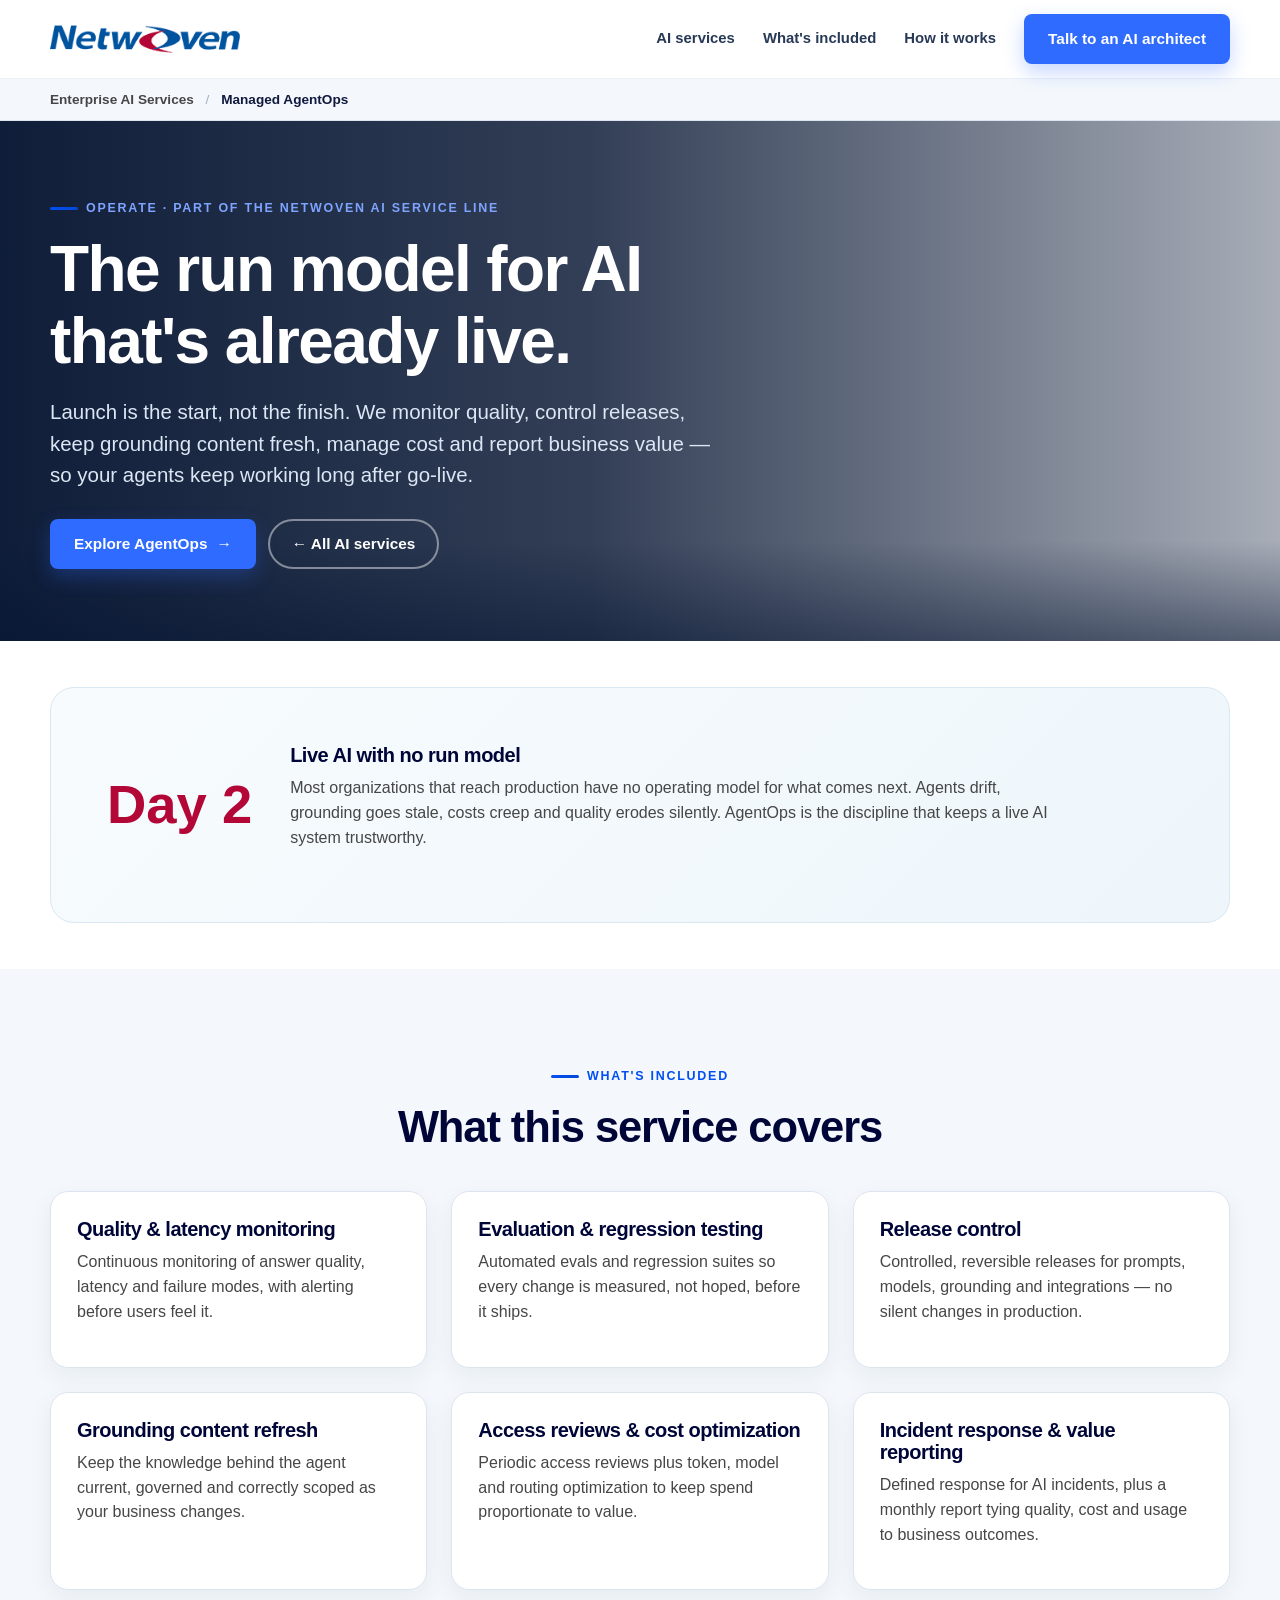
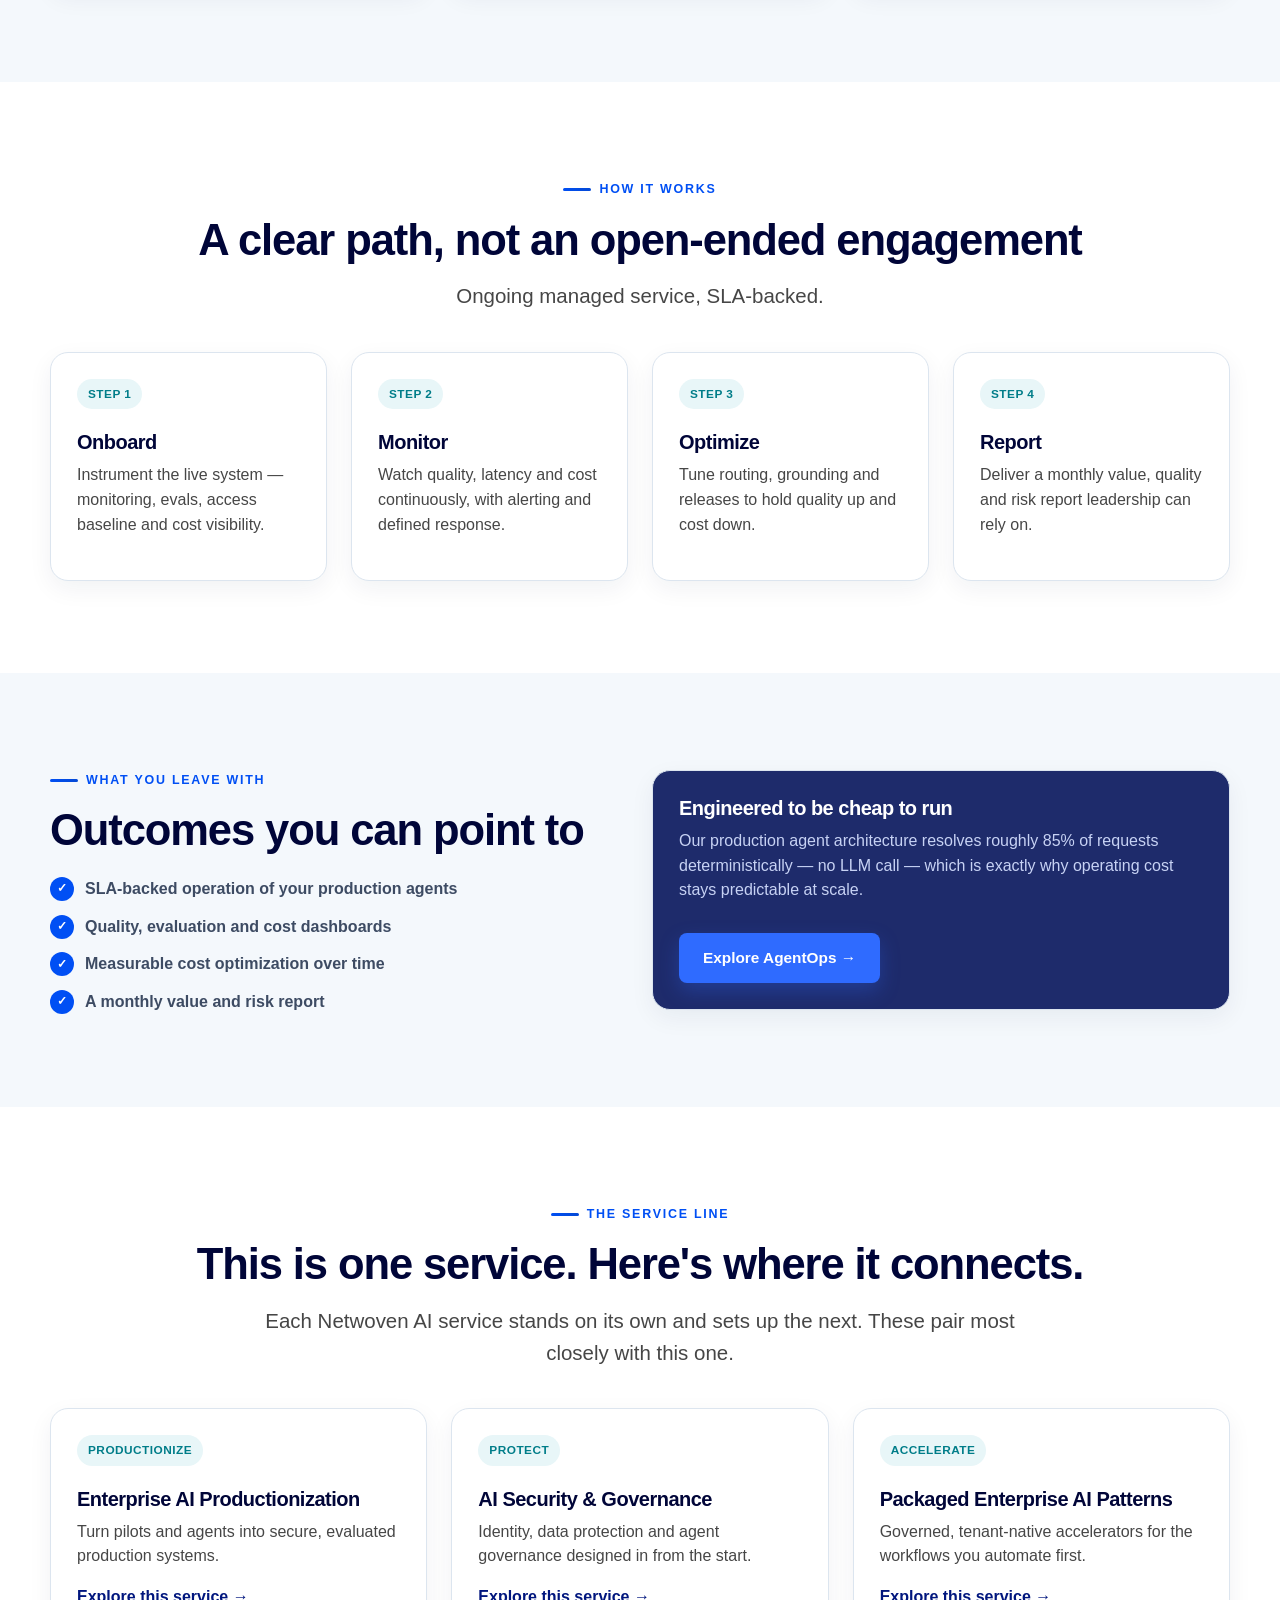
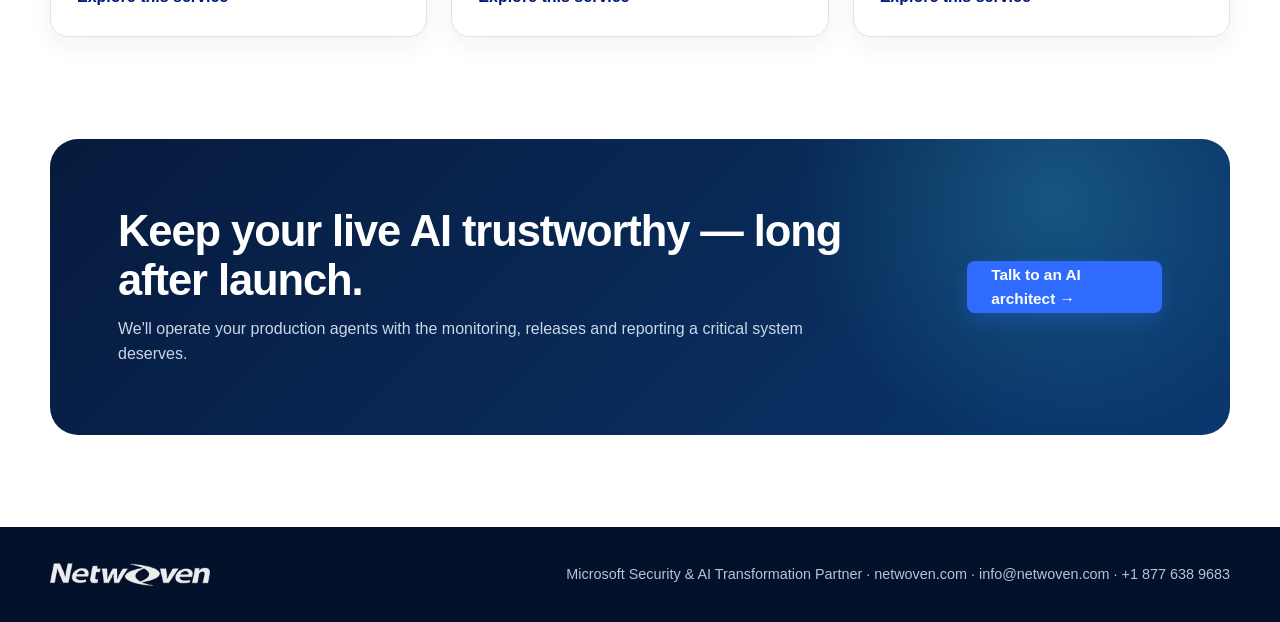
<file: netwoven_transform_with_ai_html 5/managed-agentops.html>
<!doctype html>
<html lang="en">
<head>
<meta charset="utf-8">
<meta name="viewport" content="width=device-width,initial-scale=1">
<title>Managed AgentOps | Enterprise AI Services | Netwoven</title>
<meta name="description" content="SLA-backed operations for production AI: monitoring, evaluation, release control, grounding refresh, access reviews, cost optimization and monthly value reporting.">
<link rel="canonical" href="https://netwoven.com/services/transform-with-ai/managed-agentops/">
<meta property="og:title" content="Managed AgentOps | Netwoven">
<meta property="og:description" content="SLA-backed operations for production AI: monitoring, evaluation, release control, grounding refresh, access reviews, cost optimization and monthly value reporting.">
<meta property="og:type" content="website">
<meta property="og:url" content="https://netwoven.com/services/transform-with-ai/managed-agentops/">
<meta property="og:image" content="https://netwoven.com/wp-content/uploads/2026/04/automate-at-scale.webp">
<meta name="twitter:card" content="summary_large_image">
<link rel="stylesheet" href="styles.css">
<script type="application/ld+json">{"@context":"https://schema.org","@type":"Service","name":"Managed AgentOps","provider":{"@type":"Organization","name":"Netwoven","url":"https://netwoven.com"},"url":"https://netwoven.com/services/transform-with-ai/managed-agentops/"}</script>
<script type="application/ld+json">{"@context":"https://schema.org","@type":"BreadcrumbList","itemListElement":[{"@type":"ListItem","position":1,"name":"Capabilities","item":"https://netwoven.com/services/"},{"@type":"ListItem","position":2,"name":"Transform with AI","item":"https://netwoven.com/services/transform-with-ai/"},{"@type":"ListItem","position":3,"name":"Managed AgentOps","item":"https://netwoven.com/services/transform-with-ai/managed-agentops/"}]}</script>
</head>
<body style="margin:0">
<div class="nw-ai-page">
  <!-- Preview header; WordPress uses the site theme header. -->
  <header class="nw-topbar">
    <div class="nw-container nw-topbar__inner">
      <a href="https://netwoven.com/" aria-label="Netwoven home"><img class="nw-logo" src="assets/netwoven-logo.webp" alt="Netwoven"></a>
      <nav class="nw-nav" aria-label="Page navigation">
        <a href="index.html">AI services</a><a href="#covers">What's included</a><a href="#path">How it works</a><a href="https://netwoven.com/company/contact-us/?utm_source=website&utm_medium=cta&utm_campaign=ai-services&utm_content=managed-agentops" class="nw-btn nw-btn--primary">Talk to an AI architect</a>
      </nav>
    </div>
  </header>
  <div style="background:#f4f8fc;border-bottom:1px solid #dce5ef;font-size:.85rem;padding:10px 0"><div class="nw-container"><a href="index.html" style="color:#464646;font-weight:600">Enterprise AI Services</a> <span style="color:#9fb0c4;margin:0 8px">/</span> <strong style="color:#101a3e">Managed AgentOps</strong></div></div>
  <main>
    <section class="nw-hero" style="min-height:520px;background:linear-gradient(90deg,rgba(5,20,49,.96) 0%,rgba(5,20,49,.82) 46%,rgba(5,20,49,.35) 100%),url('https://netwoven.com/wp-content/uploads/2026/04/automate-at-scale.webp') center/cover no-repeat">
      <div class="nw-container">
        <div class="nw-hero__content" style="padding:70px 0">
          <div class="nw-eyebrow">Operate · Part of the Netwoven AI service line</div>
          <h1>The run model for AI that's already live.</h1>
          <p>Launch is the start, not the finish. We monitor quality, control releases, keep grounding content fresh, manage cost and report business value — so your agents keep working long after go-live.</p>
          <div class="nw-actions">
            <a class="nw-btn nw-btn--primary" href="https://netwoven.com/company/contact-us/?utm_source=website&utm_medium=cta&utm_campaign=ai-services&utm_content=managed-agentops">Explore AgentOps <span aria-hidden="true">→</span></a>
            <a class="nw-btn nw-btn--ghost" href="index.html">← All AI services</a>
          </div>
        </div>
      </div>
    </section>
    <section class="nw-section" style="padding:46px 0">
      <div class="nw-container">
        <div class="nw-question" style="grid-template-columns:auto 1fr;gap:38px">
          <div style="font-size:3.4rem;font-weight:700;color:#b30738;white-space:nowrap;line-height:1">Day 2</div>
          <div><h3>Live AI with no run model</h3><p class="nw-lead" style="font-size:1rem">Most organizations that reach production have no operating model for what comes next. Agents drift, grounding goes stale, costs creep and quality erodes silently. AgentOps is the discipline that keeps a live AI system trustworthy.</p></div>
        </div>
      </div>
    </section>
    <section class="nw-section nw-section--soft" id="covers">
      <div class="nw-container">
        <div class="nw-center" style="margin-bottom:40px"><div class="nw-eyebrow">What's included</div><h2>What this service covers</h2></div>
        <div class="nw-grid nw-grid--3"><article class="nw-card"><h3>Quality & latency monitoring</h3><p>Continuous monitoring of answer quality, latency and failure modes, with alerting before users feel it.</p></article>
<article class="nw-card"><h3>Evaluation & regression testing</h3><p>Automated evals and regression suites so every change is measured, not hoped, before it ships.</p></article>
<article class="nw-card"><h3>Release control</h3><p>Controlled, reversible releases for prompts, models, grounding and integrations — no silent changes in production.</p></article>
<article class="nw-card"><h3>Grounding content refresh</h3><p>Keep the knowledge behind the agent current, governed and correctly scoped as your business changes.</p></article>
<article class="nw-card"><h3>Access reviews & cost optimization</h3><p>Periodic access reviews plus token, model and routing optimization to keep spend proportionate to value.</p></article>
<article class="nw-card"><h3>Incident response & value reporting</h3><p>Defined response for AI incidents, plus a monthly report tying quality, cost and usage to business outcomes.</p></article></div>
      </div>
    </section>
    <section class="nw-section" id="path">
      <div class="nw-container">
        <div class="nw-center" style="margin-bottom:40px"><div class="nw-eyebrow">How it works</div><h2>A clear path, not an open-ended engagement</h2><p class="nw-lead">Ongoing managed service, SLA-backed.</p></div>
        <div class="nw-grid nw-grid--4"><article class="nw-card"><span class="nw-tag">Step 1</span><h3 style="margin-top:10px">Onboard</h3><p>Instrument the live system — monitoring, evals, access baseline and cost visibility.</p></article>
<article class="nw-card"><span class="nw-tag">Step 2</span><h3 style="margin-top:10px">Monitor</h3><p>Watch quality, latency and cost continuously, with alerting and defined response.</p></article>
<article class="nw-card"><span class="nw-tag">Step 3</span><h3 style="margin-top:10px">Optimize</h3><p>Tune routing, grounding and releases to hold quality up and cost down.</p></article>
<article class="nw-card"><span class="nw-tag">Step 4</span><h3 style="margin-top:10px">Report</h3><p>Deliver a monthly value, quality and risk report leadership can rely on.</p></article></div>
      </div>
    </section>
    <section class="nw-section nw-section--soft">
      <div class="nw-container">
        <div class="nw-grid nw-grid--2" style="align-items:center">
          <div><div class="nw-eyebrow">What you leave with</div><h2>Outcomes you can point to</h2><div class="nw-checklist" style="margin-top:22px"><div class="nw-check">SLA-backed operation of your production agents</div>
<div class="nw-check">Quality, evaluation and cost dashboards</div>
<div class="nw-check">Measurable cost optimization over time</div>
<div class="nw-check">A monthly value and risk report</div></div></div>
          <div class="nw-card" style="background:#1e2b6b;color:#fff"><h3 style="color:#fff">Engineered to be cheap to run</h3><p style="color:#c7d2f4">Our production agent architecture resolves roughly 85% of requests deterministically — no LLM call — which is exactly why operating cost stays predictable at scale.</p><a class="nw-btn nw-btn--primary" href="https://netwoven.com/company/contact-us/?utm_source=website&utm_medium=cta&utm_campaign=ai-services&utm_content=managed-agentops" style="margin-top:14px">Explore AgentOps →</a></div>
        </div>
      </div>
    </section>
    <section class="nw-section">
      <div class="nw-container">
        <div class="nw-center" style="margin-bottom:40px"><div class="nw-eyebrow">The service line</div><h2>This is one service. Here's where it connects.</h2><p class="nw-lead">Each Netwoven AI service stands on its own and sets up the next. These pair most closely with this one.</p></div>
        <div class="nw-grid nw-grid--3"><article class="nw-card"><span class="nw-tag">Productionize</span><h3 style="margin-top:10px">Enterprise AI Productionization</h3><p>Turn pilots and agents into secure, evaluated production systems.</p><a class="nw-link" href="ai-pilot-to-production.html">Explore this service →</a></article>
<article class="nw-card"><span class="nw-tag">Protect</span><h3 style="margin-top:10px">AI Security & Governance</h3><p>Identity, data protection and agent governance designed in from the start.</p><a class="nw-link" href="ai-security-governance.html">Explore this service →</a></article>
<article class="nw-card"><span class="nw-tag">Accelerate</span><h3 style="margin-top:10px">Packaged Enterprise AI Patterns</h3><p>Governed, tenant-native accelerators for the workflows you automate first.</p><a class="nw-link" href="packaged-ai-patterns.html">Explore this service →</a></article></div>
      </div>
    </section>
    <section class="nw-section" style="padding-top:10px">
      <div class="nw-container">
        <div class="nw-final-cta">
          <div><h2>Keep your live AI trustworthy — long after launch.</h2><p>We'll operate your production agents with the monitoring, releases and reporting a critical system deserves.</p></div>
          <a class="nw-btn nw-btn--primary" href="https://netwoven.com/company/contact-us/?utm_source=website&utm_medium=cta&utm_campaign=ai-services&utm_content=managed-agentops">Talk to an AI architect →</a>
        </div>
      </div>
    </section>
  </main>
  <footer class="nw-footer"><div class="nw-container nw-footer__inner"><img src="assets/netwoven-logo.webp" alt="Netwoven"><p>Microsoft Security & AI Transformation Partner · netwoven.com · info@netwoven.com · +1 877 638 9683</p></div></footer>
</div>
<script src="script.js"></script>
</body></html>
</file>
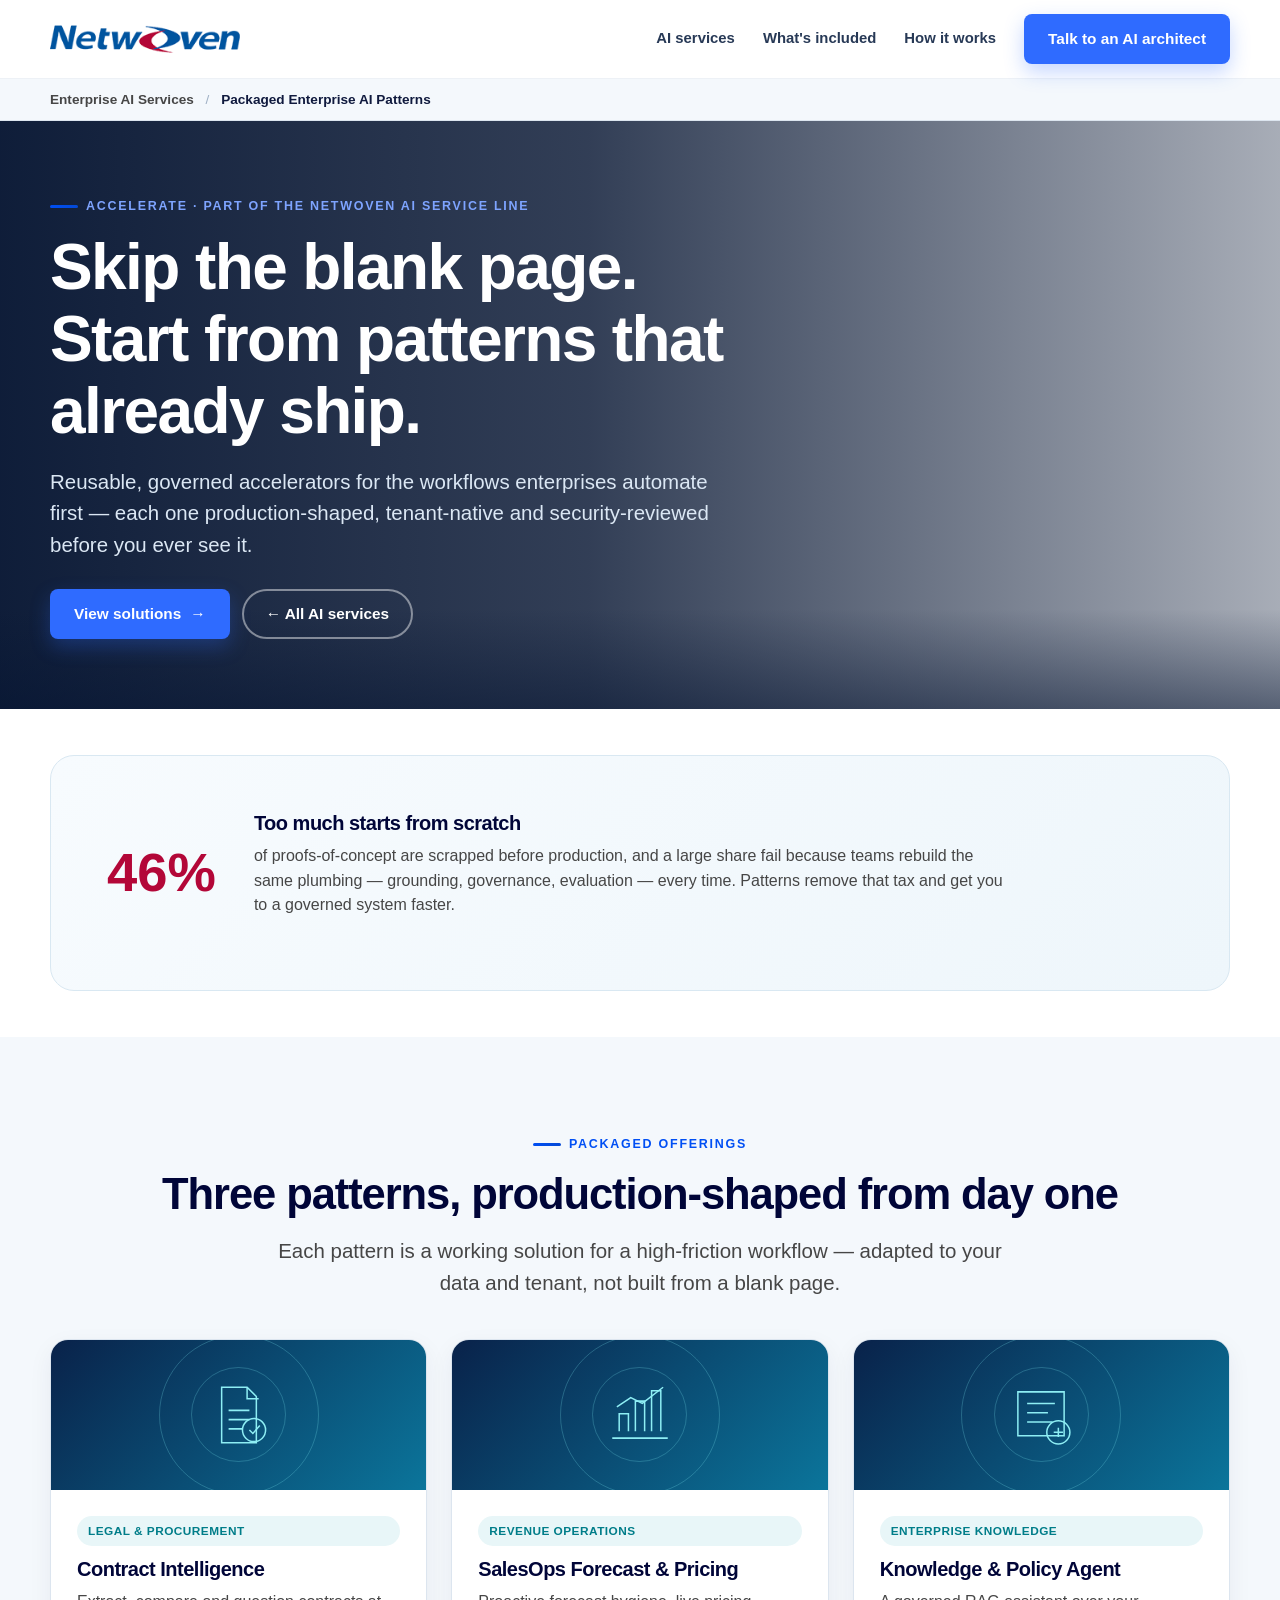
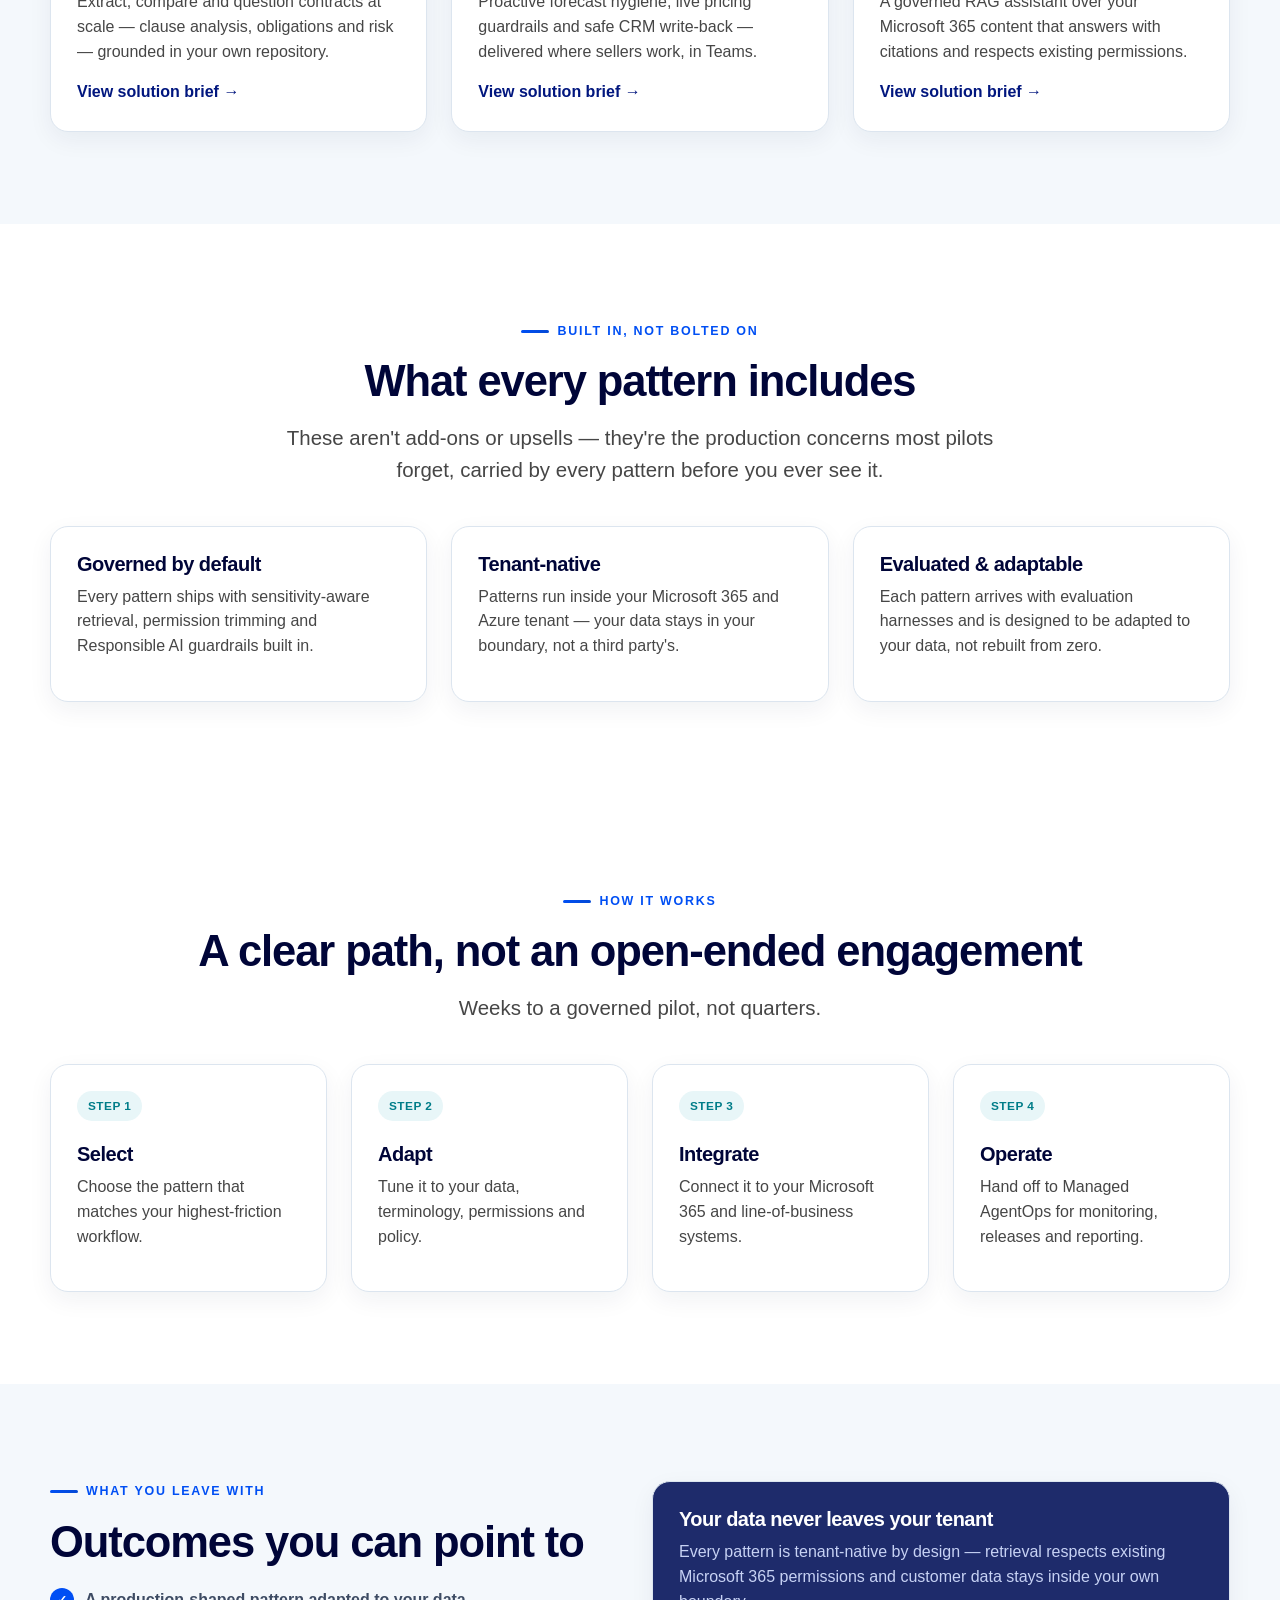
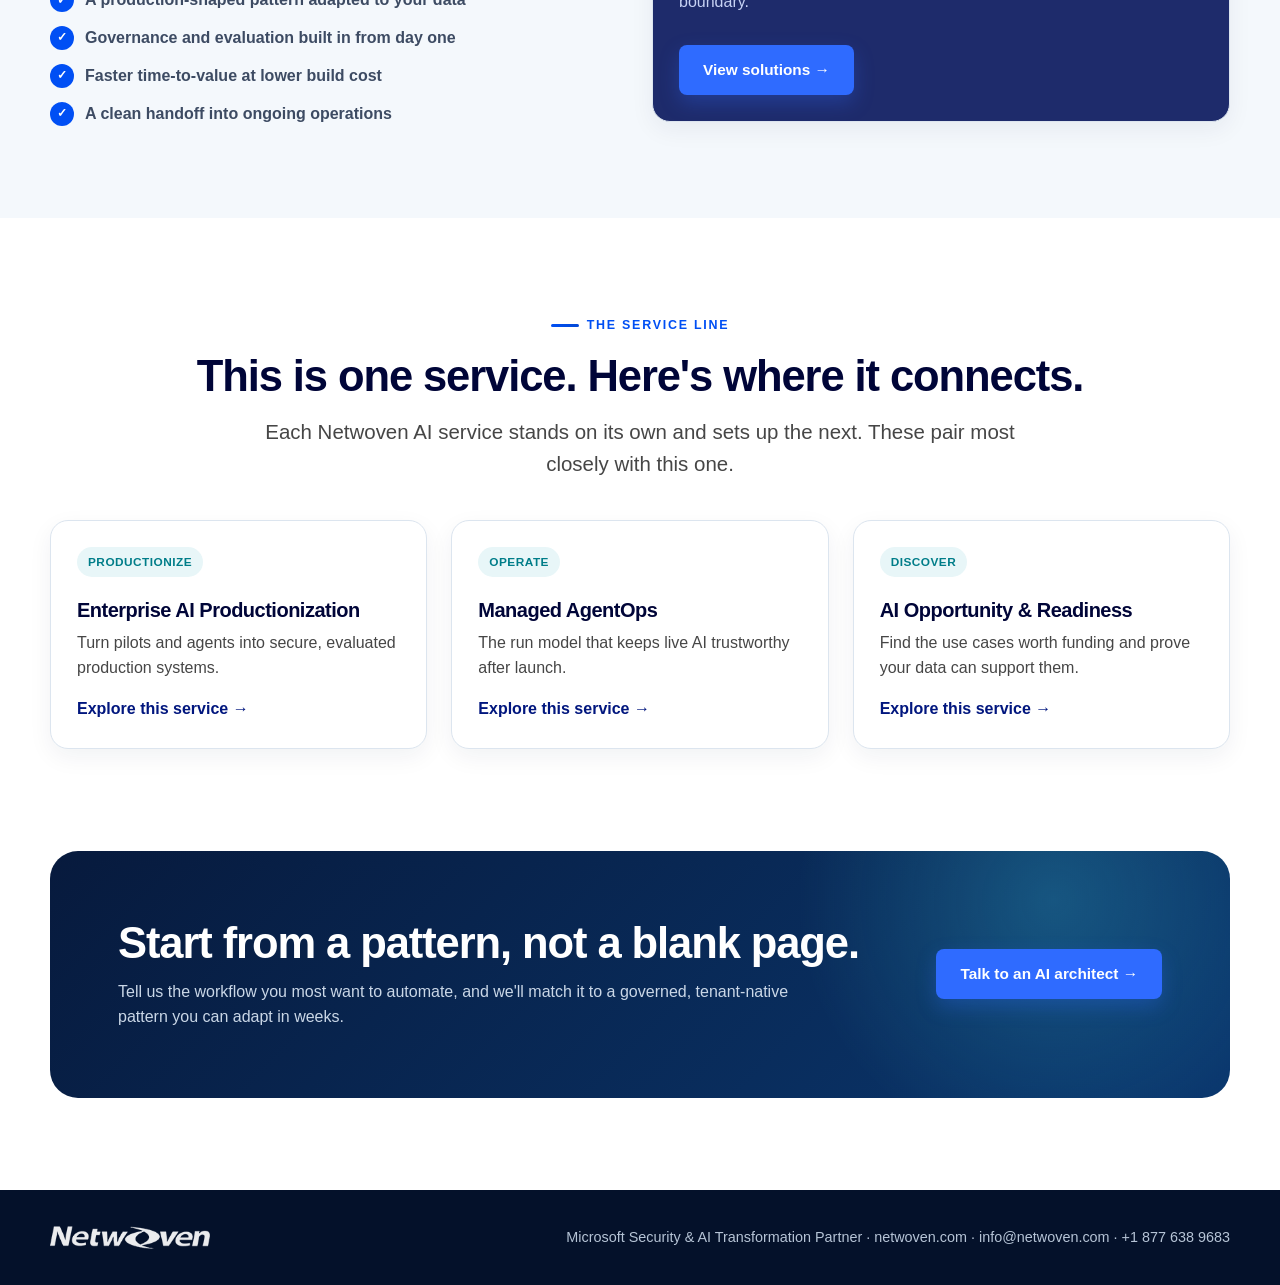
<file: netwoven_transform_with_ai_html 5/packaged-ai-patterns.html>
<!doctype html>
<html lang="en">
<head>
<meta charset="utf-8">
<meta name="viewport" content="width=device-width,initial-scale=1">
<title>Packaged Enterprise AI Patterns | Enterprise AI Services | Netwoven</title>
<meta name="description" content="Pre-built, governed AI patterns for contract intelligence, sales operations and enterprise knowledge — tenant-native, evaluated, and adaptable in weeks.">
<link rel="canonical" href="https://netwoven.com/services/transform-with-ai/packaged-ai-patterns/">
<meta property="og:title" content="Packaged Enterprise AI Patterns | Netwoven">
<meta property="og:description" content="Pre-built, governed AI patterns for contract intelligence, sales operations and enterprise knowledge — tenant-native, evaluated, and adaptable in weeks.">
<meta property="og:type" content="website">
<meta property="og:url" content="https://netwoven.com/services/transform-with-ai/packaged-ai-patterns/">
<meta property="og:image" content="https://netwoven.com/wp-content/uploads/2026/04/job-aid-creator.webp">
<meta name="twitter:card" content="summary_large_image">
<link rel="stylesheet" href="styles.css">
<script type="application/ld+json">{"@context":"https://schema.org","@type":"Service","name":"Packaged Enterprise AI Patterns","provider":{"@type":"Organization","name":"Netwoven","url":"https://netwoven.com"},"url":"https://netwoven.com/services/transform-with-ai/packaged-ai-patterns/"}</script>
<script type="application/ld+json">{"@context":"https://schema.org","@type":"BreadcrumbList","itemListElement":[{"@type":"ListItem","position":1,"name":"Capabilities","item":"https://netwoven.com/services/"},{"@type":"ListItem","position":2,"name":"Transform with AI","item":"https://netwoven.com/services/transform-with-ai/"},{"@type":"ListItem","position":3,"name":"Packaged Enterprise AI Patterns","item":"https://netwoven.com/services/transform-with-ai/packaged-ai-patterns/"}]}</script>
</head>
<body style="margin:0">
<div class="nw-ai-page">
  <!-- Preview header; WordPress uses the site theme header. -->
  <header class="nw-topbar">
    <div class="nw-container nw-topbar__inner">
      <a href="https://netwoven.com/" aria-label="Netwoven home"><img class="nw-logo" src="assets/netwoven-logo.webp" alt="Netwoven"></a>
      <nav class="nw-nav" aria-label="Page navigation">
        <a href="index.html">AI services</a><a href="#covers">What's included</a><a href="#path">How it works</a><a href="https://netwoven.com/company/contact-us/?utm_source=website&utm_medium=cta&utm_campaign=ai-services&utm_content=packaged-ai-patterns" class="nw-btn nw-btn--primary">Talk to an AI architect</a>
      </nav>
    </div>
  </header>
  <div style="background:#f4f8fc;border-bottom:1px solid #dce5ef;font-size:.85rem;padding:10px 0"><div class="nw-container"><a href="index.html" style="color:#464646;font-weight:600">Enterprise AI Services</a> <span style="color:#9fb0c4;margin:0 8px">/</span> <strong style="color:#101a3e">Packaged Enterprise AI Patterns</strong></div></div>
  <main>
    <section class="nw-hero" style="min-height:520px;background:linear-gradient(90deg,rgba(5,20,49,.96) 0%,rgba(5,20,49,.82) 46%,rgba(5,20,49,.35) 100%),url('https://netwoven.com/wp-content/uploads/2026/04/job-aid-creator.webp') center/cover no-repeat">
      <div class="nw-container">
        <div class="nw-hero__content" style="padding:70px 0">
          <div class="nw-eyebrow">Accelerate · Part of the Netwoven AI service line</div>
          <h1>Skip the blank page. Start from patterns that already ship.</h1>
          <p>Reusable, governed accelerators for the workflows enterprises automate first — each one production-shaped, tenant-native and security-reviewed before you ever see it.</p>
          <div class="nw-actions">
            <a class="nw-btn nw-btn--primary" href="https://netwoven.com/company/contact-us/?utm_source=website&utm_medium=cta&utm_campaign=ai-services&utm_content=packaged-ai-patterns">View solutions <span aria-hidden="true">→</span></a>
            <a class="nw-btn nw-btn--ghost" href="index.html">← All AI services</a>
          </div>
        </div>
      </div>
    </section>
    <section class="nw-section" style="padding:46px 0">
      <div class="nw-container">
        <div class="nw-question" style="grid-template-columns:auto 1fr;gap:38px">
          <div style="font-size:3.4rem;font-weight:700;color:#b30738;white-space:nowrap;line-height:1">46%</div>
          <div><h3>Too much starts from scratch</h3><p class="nw-lead" style="font-size:1rem">of proofs-of-concept are scrapped before production, and a large share fail because teams rebuild the same plumbing — grounding, governance, evaluation — every time. Patterns remove that tax and get you to a governed system faster.</p></div>
        </div>
      </div>
    </section>
    <section class="nw-section nw-section--soft" id="covers">
      <div class="nw-container">
        <div class="nw-center" style="margin-bottom:40px"><div class="nw-eyebrow">Packaged offerings</div><h2>Three patterns, production-shaped from day one</h2><p class="nw-lead">Each pattern is a working solution for a high-friction workflow — adapted to your data and tenant, not built from a blank page.</p></div>
        <div class="nw-grid nw-grid--3">
          <article class="nw-card nw-solution"><div class="nw-solution__visual"><svg viewBox="0 0 64 64"><path d="M17 8h22l8 8v40H17z"/><path d="M39 8v10h10M23 28h18M23 36h18M23 44h12"/><circle cx="45" cy="45" r="10"/><path d="m41 45 3 3 6-7"/></svg></div><div class="nw-solution__body"><span class="nw-tag">Legal &amp; Procurement</span><h3>Contract Intelligence</h3><p>Extract, compare and question contracts at scale — clause analysis, obligations and risk — grounded in your own repository.</p><a class="nw-link" href="assets/Contract-Intelligence-Drafting-Agent.pdf" target="_blank" rel="noopener">View solution brief →</a></div></article>
          <article class="nw-card nw-solution"><div class="nw-solution__visual"><svg viewBox="0 0 64 64"><path d="M8 52h48M14 46V31h8v15M28 46V20h8v26M42 46V11h8v35"/><path d="m12 25 12-8 10 5 18-14"/></svg></div><div class="nw-solution__body"><span class="nw-tag">Revenue Operations</span><h3>SalesOps Forecast &amp; Pricing</h3><p>Proactive forecast hygiene, live pricing guardrails and safe CRM write-back — delivered where sellers work, in Teams.</p><a class="nw-link" href="assets/SalesOps-Forecast-Pricing-Agent.pdf" target="_blank" rel="noopener">View solution brief →</a></div></article>
          <article class="nw-card nw-solution"><div class="nw-solution__visual"><svg viewBox="0 0 64 64"><path d="M12 12h40v38H12z"/><path d="M20 22h24M20 30h18M20 38h22"/><circle cx="47" cy="47" r="10"/><path d="M43 47h8M47 43v8"/></svg></div><div class="nw-solution__body"><span class="nw-tag">Enterprise Knowledge</span><h3>Knowledge &amp; Policy Agent</h3><p>A governed RAG assistant over your Microsoft 365 content that answers with citations and respects existing permissions.</p><a class="nw-link" href="assets/Enterprise-Knowledge-Policy-Agent.pdf" target="_blank" rel="noopener">View solution brief →</a></div></article>
        </div>
      </div>
    </section>
    <section class="nw-section">
      <div class="nw-container">
        <div class="nw-center" style="margin-bottom:40px"><div class="nw-eyebrow">Built in, not bolted on</div><h2>What every pattern includes</h2><p class="nw-lead">These aren't add-ons or upsells — they're the production concerns most pilots forget, carried by every pattern before you ever see it.</p></div>
        <div class="nw-grid nw-grid--3">
          <article class="nw-card"><h3>Governed by default</h3><p>Every pattern ships with sensitivity-aware retrieval, permission trimming and Responsible AI guardrails built in.</p></article>
          <article class="nw-card"><h3>Tenant-native</h3><p>Patterns run inside your Microsoft 365 and Azure tenant — your data stays in your boundary, not a third party's.</p></article>
          <article class="nw-card"><h3>Evaluated &amp; adaptable</h3><p>Each pattern arrives with evaluation harnesses and is designed to be adapted to your data, not rebuilt from zero.</p></article>
        </div>
      </div>
    </section>
    <section class="nw-section" id="path">
      <div class="nw-container">
        <div class="nw-center" style="margin-bottom:40px"><div class="nw-eyebrow">How it works</div><h2>A clear path, not an open-ended engagement</h2><p class="nw-lead">Weeks to a governed pilot, not quarters.</p></div>
        <div class="nw-grid nw-grid--4"><article class="nw-card"><span class="nw-tag">Step 1</span><h3 style="margin-top:10px">Select</h3><p>Choose the pattern that matches your highest-friction workflow.</p></article>
<article class="nw-card"><span class="nw-tag">Step 2</span><h3 style="margin-top:10px">Adapt</h3><p>Tune it to your data, terminology, permissions and policy.</p></article>
<article class="nw-card"><span class="nw-tag">Step 3</span><h3 style="margin-top:10px">Integrate</h3><p>Connect it to your Microsoft 365 and line-of-business systems.</p></article>
<article class="nw-card"><span class="nw-tag">Step 4</span><h3 style="margin-top:10px">Operate</h3><p>Hand off to Managed AgentOps for monitoring, releases and reporting.</p></article></div>
      </div>
    </section>
    <section class="nw-section nw-section--soft">
      <div class="nw-container">
        <div class="nw-grid nw-grid--2" style="align-items:center">
          <div><div class="nw-eyebrow">What you leave with</div><h2>Outcomes you can point to</h2><div class="nw-checklist" style="margin-top:22px"><div class="nw-check">A production-shaped pattern adapted to your data</div>
<div class="nw-check">Governance and evaluation built in from day one</div>
<div class="nw-check">Faster time-to-value at lower build cost</div>
<div class="nw-check">A clean handoff into ongoing operations</div></div></div>
          <div class="nw-card" style="background:#1e2b6b;color:#fff"><h3 style="color:#fff">Your data never leaves your tenant</h3><p style="color:#c7d2f4">Every pattern is tenant-native by design — retrieval respects existing Microsoft 365 permissions and customer data stays inside your own boundary.</p><a class="nw-btn nw-btn--primary" href="https://netwoven.com/company/contact-us/?utm_source=website&utm_medium=cta&utm_campaign=ai-services&utm_content=packaged-ai-patterns" style="margin-top:14px">View solutions →</a></div>
        </div>
      </div>
    </section>
    <section class="nw-section">
      <div class="nw-container">
        <div class="nw-center" style="margin-bottom:40px"><div class="nw-eyebrow">The service line</div><h2>This is one service. Here's where it connects.</h2><p class="nw-lead">Each Netwoven AI service stands on its own and sets up the next. These pair most closely with this one.</p></div>
        <div class="nw-grid nw-grid--3"><article class="nw-card"><span class="nw-tag">Productionize</span><h3 style="margin-top:10px">Enterprise AI Productionization</h3><p>Turn pilots and agents into secure, evaluated production systems.</p><a class="nw-link" href="ai-pilot-to-production.html">Explore this service →</a></article>
<article class="nw-card"><span class="nw-tag">Operate</span><h3 style="margin-top:10px">Managed AgentOps</h3><p>The run model that keeps live AI trustworthy after launch.</p><a class="nw-link" href="managed-agentops.html">Explore this service →</a></article>
<article class="nw-card"><span class="nw-tag">Discover</span><h3 style="margin-top:10px">AI Opportunity & Readiness</h3><p>Find the use cases worth funding and prove your data can support them.</p><a class="nw-link" href="ai-opportunity-readiness.html">Explore this service →</a></article></div>
      </div>
    </section>
    <section class="nw-section" style="padding-top:10px">
      <div class="nw-container">
        <div class="nw-final-cta">
          <div><h2>Start from a pattern, not a blank page.</h2><p>Tell us the workflow you most want to automate, and we'll match it to a governed, tenant-native pattern you can adapt in weeks.</p></div>
          <a class="nw-btn nw-btn--primary" href="https://netwoven.com/company/contact-us/?utm_source=website&utm_medium=cta&utm_campaign=ai-services&utm_content=packaged-ai-patterns">Talk to an AI architect →</a>
        </div>
      </div>
    </section>
  </main>
  <footer class="nw-footer"><div class="nw-container nw-footer__inner"><img src="assets/netwoven-logo.webp" alt="Netwoven"><p>Microsoft Security & AI Transformation Partner · netwoven.com · info@netwoven.com · +1 877 638 9683</p></div></footer>
</div>
<script src="script.js"></script>
</body></html>
</file>
<file: netwoven_transform_with_ai_html 5/styles.css>
/* Netwoven Transform with AI – scoped styles. Safe for WordPress/Elementor embeds. */
.nw-ai-page {
  --nw-navy: #000538;
  --nw-blue: #01167e;
  --nw-blue-2: #004ff4;
  --nw-teal: #004ff4;
  --nw-cyan: #0449d5;
  --nw-red: #b30738;
  --nw-ink: #000538;
  --nw-muted: #464646;
  --nw-line: #dce5ef;
  --nw-soft: #f4f8fc;
  --nw-white: #ffffff;
  --nw-shadow: 0 18px 45px rgba(7, 26, 61, .12);
  color: var(--nw-ink);
  background: var(--nw-white);
  font-family: "Segoe UI", Inter, Arial, Helvetica, sans-serif;
  font-size: 16px;
  line-height: 1.55;
  overflow: hidden;
}
.nw-ai-page *, .nw-ai-page *::before, .nw-ai-page *::after { box-sizing: border-box; }
.nw-ai-page img { max-width: 100%; display: block; }
.nw-ai-page a { color: inherit; text-decoration: none; }
.nw-ai-page h1,.nw-ai-page h2,.nw-ai-page h3,.nw-ai-page p { margin-top: 0; }
.nw-ai-page h1,.nw-ai-page h2,.nw-ai-page h3 { color: var(--nw-navy); line-height: 1.12; letter-spacing: -.025em; }
.nw-ai-page h1 { font-size: clamp(2.45rem, 5vw, 4.6rem); margin-bottom: 1.15rem; }
.nw-ai-page h2 { font-size: clamp(2rem, 3.4vw, 3.25rem); margin-bottom: 1rem; }
.nw-ai-page h3 { font-size: 1.25rem; margin-bottom: .6rem; }
.nw-ai-page p { color: var(--nw-muted); }
.nw-container { width: min(1180px, calc(100% - 40px)); margin-inline: auto; }
.nw-section { padding: 92px 0; position: relative; }
.nw-section--soft { background: var(--nw-soft); }
.nw-section--dark { background: var(--nw-navy); color: var(--nw-white); }
.nw-section--dark h2,.nw-section--dark h3 { color: var(--nw-white); }
.nw-section--dark p { color: #c9d5e6; }
.nw-eyebrow { display: inline-flex; gap: 8px; align-items: center; color: var(--nw-teal); text-transform: uppercase; letter-spacing: .14em; font-size: .78rem; font-weight: 800; margin-bottom: 16px; }
.nw-eyebrow::before { content: ""; width: 28px; height: 3px; border-radius: 99px; background: linear-gradient(90deg,var(--nw-teal),var(--nw-cyan)); }
.nw-lead { font-size: clamp(1.05rem, 1.6vw, 1.28rem); max-width: 760px; }
.nw-center { text-align: center; }
.nw-center .nw-lead { margin-inline: auto; }
.nw-grid { display: grid; gap: 24px; }
.nw-grid--2 { grid-template-columns: repeat(2,minmax(0,1fr)); }
.nw-grid--3 { grid-template-columns: repeat(3,minmax(0,1fr)); }
.nw-grid--4 { grid-template-columns: repeat(4,minmax(0,1fr)); }
.nw-card { background: #fff; border: 1px solid var(--nw-line); border-radius: 18px; padding: 26px; box-shadow: 0 8px 24px rgba(7,26,61,.06); transition: transform .2s ease, box-shadow .2s ease, border-color .2s ease; }
.nw-card:hover { transform: translateY(-4px); box-shadow: var(--nw-shadow); border-color: #b9d7ed; }
.nw-icon { width: 48px; height: 48px; border-radius: 14px; display: grid; place-items: center; color: #fff; background: linear-gradient(135deg,var(--nw-blue),var(--nw-teal)); margin-bottom: 18px; font-weight: 800; }
.nw-icon svg { width: 25px; height: 25px; stroke: currentColor; fill: none; stroke-width: 1.8; }
.nw-btn { display: inline-flex; align-items: center; justify-content: center; gap: 9px; min-height: 50px; padding: 0 22px; border-radius: 999px; font-weight: 800; font-size: .96rem; transition: all .2s ease; border: 2px solid transparent; }
.nw-btn--primary { color: #fff !important; background: #2f6bff; border-radius: 8px; box-shadow: 0 8px 20px rgba(47,107,255,.28); }
.nw-btn--primary:hover { transform: translateY(-2px); background: #0449d5; box-shadow: 0 12px 26px rgba(47,107,255,.36); }
.nw-btn--secondary { color: var(--nw-navy) !important; background: #fff; border-color: #cbd9e7; }
.nw-btn--secondary:hover { border-color: var(--nw-blue); }
.nw-btn--ghost { color: #fff !important; border-color: rgba(255,255,255,.45); }
.nw-actions { display: flex; flex-wrap: wrap; gap: 12px; margin-top: 28px; }
.nw-topbar { background: #fff; border-bottom: 1px solid #edf1f6; position: sticky; top: 0; z-index: 40; }
.nw-topbar__inner { min-height: 78px; display: flex; align-items: center; justify-content: space-between; gap: 24px; }
.nw-logo { width: 190px; }
.nw-nav { display: flex; align-items: center; gap: 28px; font-weight: 700; color: #273956; font-size: .93rem; }
.nw-nav a:hover { color: var(--nw-blue); }
.nw-menu-btn { display: none; border: 0; background: #edf4fa; border-radius: 10px; width: 44px; height: 44px; font-size: 1.3rem; }
.nw-hero { min-height: 700px; display: flex; align-items: center; color: #fff; background: linear-gradient(90deg,rgba(5,20,49,.98) 0%,rgba(5,20,49,.88) 44%,rgba(5,20,49,.28) 100%), url('https://netwoven.com/wp-content/uploads/2026/04/photo-1552664730-d307ca884978.webp') center/cover no-repeat; position: relative; }
.nw-hero::after { content: ""; position: absolute; inset: auto 0 0; height: 100px; background: linear-gradient(transparent,rgba(5,20,49,.5)); }
.nw-hero__content { max-width: 710px; position: relative; z-index: 2; padding: 96px 0; }
.nw-hero h1 { color: #fff; }
.nw-hero p { color: #dbe7f4; font-size: clamp(1.05rem,1.6vw,1.3rem); max-width: 660px; }
.nw-hero .nw-eyebrow { color: #7ea4ff; }
.nw-proofbar { background: #fff; border-bottom: 1px solid var(--nw-line); }
.nw-proofbar__inner { display: grid; grid-template-columns: repeat(4,1fr); }
.nw-proof { padding: 25px 22px; border-right: 1px solid var(--nw-line); display: flex; gap: 12px; align-items: center; color: #31415e; font-weight: 750; }
.nw-proof:last-child { border-right: 0; }
.nw-proof__dot { width: 12px; height: 12px; border-radius: 50%; background: linear-gradient(135deg,var(--nw-blue),var(--nw-teal)); box-shadow: 0 0 0 5px #e9f5fa; flex: 0 0 auto; }
.nw-question { background: linear-gradient(135deg,#f7fbfe,#eef6fb); border: 1px solid #d9e8f2; border-radius: 24px; padding: clamp(30px,5vw,56px); display: grid; grid-template-columns: 1.2fr .8fr; gap: 50px; align-items: center; }
.nw-question__quote { font-size: clamp(1.7rem,3vw,2.7rem); color: var(--nw-navy); font-weight: 800; line-height: 1.18; }
.nw-checklist { display: grid; gap: 13px; }
.nw-check { display: flex; gap: 11px; align-items: flex-start; color: #3d4b63; font-weight: 600; }
.nw-check::before { content: "✓"; width: 24px; height: 24px; border-radius: 50%; color: #fff; background: var(--nw-teal); display: grid; place-items: center; flex: 0 0 24px; font-size: .78rem; }
.nw-gap-card { position: relative; overflow: hidden; min-height: 220px; }
.nw-gap-card::before { content: attr(data-num); position: absolute; right: 18px; top: 10px; font-size: 3.9rem; line-height: 1; color: #edf4f9; font-weight: 900; }
.nw-gap-card h3,.nw-gap-card p,.nw-gap-card .nw-icon { position: relative; z-index: 2; }
.nw-framework { display: grid; grid-template-columns: repeat(7,1fr); gap: 10px; position: relative; }
.nw-step { background: #fff; border: 1px solid var(--nw-line); border-radius: 16px; padding: 22px 15px; min-height: 178px; position: relative; }
.nw-step::after { content: "→"; position: absolute; right: -13px; top: 43%; color: var(--nw-teal); font-weight: 900; z-index: 2; }
.nw-step:last-child::after { display:none; }
.nw-step__num { font-size: .78rem; color: var(--nw-teal); font-weight: 900; letter-spacing: .1em; }
.nw-step h3 { font-size: 1.04rem; margin: 9px 0; }
.nw-step p { font-size: .88rem; margin: 0; }
.nw-offer-card { display: flex; flex-direction: column; height: 100%; }
.nw-offer-card .nw-tag { align-self: flex-start; }
.nw-offer-card p { flex: 1; }
.nw-tag { display:inline-flex; padding:6px 11px; border-radius:999px; background:#e8f6f8; color:#007d89; font-size:.74rem; font-weight:900; letter-spacing:.04em; text-transform:uppercase; margin-bottom:12px; }
.nw-offer-card--featured { color:#fff; background: linear-gradient(145deg,var(--nw-navy),#10346a); border-color:transparent; transform: translateY(-8px); box-shadow: 0 20px 50px rgba(7,26,61,.24); }
.nw-offer-card--featured:hover { transform: translateY(-12px); }
.nw-offer-card--featured h3 { color:#fff; }
.nw-offer-card--featured p { color:#cbd8e9; }
.nw-offer-card--featured .nw-tag { background:rgba(67,213,232,.15); color:#7ee7ef; }
.nw-link { color: var(--nw-blue) !important; font-weight: 850; display: inline-flex; gap: 6px; align-items: center; }
.nw-offer-card--featured .nw-link { color:#7ee7ef !important; }
.nw-workshop { display:grid; grid-template-columns: 1.05fr .95fr; gap: 44px; align-items:stretch; }
.nw-workshop__panel { border-radius:24px; padding:40px; background:#fff; color:var(--nw-ink); }
.nw-workshop__panel h3 { font-size:1.55rem; }
.nw-output { display:flex; gap:14px; padding:14px 0; border-bottom:1px solid #e7edf4; }
.nw-output:last-child { border-bottom:0; }
.nw-output__num { color:var(--nw-teal); font-size:1.3rem; font-weight:900; }
.nw-solution { overflow:hidden; padding:0; display:flex; flex-direction:column; }
.nw-solution__visual { height:150px; background:linear-gradient(135deg,#09224a,#0b759b); display:grid; place-items:center; position:relative; overflow:hidden; }
.nw-solution__visual::before,.nw-solution__visual::after { content:""; position:absolute; width:160px; height:160px; border:1px solid rgba(126,231,239,.25); border-radius:50%; }
.nw-solution__visual::after { width:95px; height:95px; }
.nw-solution__visual svg { width:74px; height:74px; stroke:#8eeef4; fill:none; stroke-width:1.3; z-index:2; }
.nw-solution__body { padding:26px; display:flex; flex-direction:column; flex:1; }
.nw-solution__body p { flex:1; }
.nw-metrics { display:grid; grid-template-columns:repeat(4,1fr); gap:18px; }
.nw-metric { border-left:4px solid var(--nw-teal); padding:8px 12px; }
.nw-metric strong { display:block; color:var(--nw-navy); font-size:1.15rem; }
.nw-metric span { color:var(--nw-muted); font-size:.9rem; }
.nw-faq { max-width:900px; margin-inline:auto; }
.nw-faq details { border:1px solid var(--nw-line); border-radius:14px; background:#fff; margin-bottom:12px; padding:0 20px; }
.nw-faq summary { list-style:none; cursor:pointer; font-weight:800; color:var(--nw-navy); padding:20px 34px 20px 0; position:relative; }
.nw-faq summary::-webkit-details-marker { display:none; }
.nw-faq summary::after { content:"+"; position:absolute; right:0; top:15px; font-size:1.5rem; color:var(--nw-teal); }
.nw-faq details[open] summary::after { content:"–"; }
.nw-faq details p { padding-bottom:20px; }
.nw-final-cta { background: radial-gradient(circle at 85% 20%,rgba(67,213,232,.23),transparent 25%),linear-gradient(135deg,#071a3d,#0a376e); border-radius:28px; padding:clamp(38px,6vw,68px); color:#fff; display:flex; justify-content:space-between; gap:40px; align-items:center; }
.nw-final-cta h2 { color:#fff; margin-bottom:.8rem; }
.nw-final-cta p { color:#cad7e7; margin-bottom:0; max-width:690px; }
.nw-footer { background:#04112a; color:#b6c4d6; padding:36px 0; }
.nw-footer__inner { display:flex; justify-content:space-between; align-items:center; gap:22px; }
.nw-footer img { width:160px; filter:brightness(0) invert(1); opacity:.92; }
.nw-footer p { margin:0; color:#b6c4d6; font-size:.9rem; }
.nw-note { border-left:4px solid var(--nw-teal); padding:16px 18px; background:#f2fafb; border-radius:0 12px 12px 0; color:#3c4d64; }
@media (max-width: 1050px) {
  .nw-grid--4 { grid-template-columns:repeat(2,1fr); }
  .nw-framework { grid-template-columns:repeat(4,1fr); }
  .nw-step::after { display:none; }
  .nw-proofbar__inner { grid-template-columns:repeat(2,1fr); }
  .nw-proof:nth-child(2) { border-right:0; }
  .nw-proof:nth-child(-n+2) { border-bottom:1px solid var(--nw-line); }
  .nw-metrics { grid-template-columns:repeat(2,1fr); }
}
@media (max-width: 820px) {
  .nw-nav { display:none; position:absolute; left:20px; right:20px; top:70px; background:#fff; box-shadow:var(--nw-shadow); border-radius:15px; padding:18px; flex-direction:column; align-items:flex-start; }
  .nw-nav.is-open { display:flex; }
  .nw-menu-btn { display:block; }
  .nw-hero { min-height:640px; background-position:62% center; }
  .nw-hero::before { content:""; position:absolute; inset:0; background:rgba(4,17,42,.28); }
  .nw-grid--2,.nw-grid--3,.nw-question,.nw-workshop { grid-template-columns:1fr; }
  .nw-framework { grid-template-columns:repeat(2,1fr); }
  .nw-offer-card--featured { transform:none; }
  .nw-final-cta { flex-direction:column; align-items:flex-start; }
  .nw-footer__inner { flex-direction:column; align-items:flex-start; }
}
@media (max-width: 560px) {
  .nw-container { width:min(100% - 28px,1180px); }
  .nw-section { padding:68px 0; }
  .nw-grid--4,.nw-grid--3,.nw-framework,.nw-proofbar__inner,.nw-metrics { grid-template-columns:1fr; }
  .nw-proof { border-right:0; border-bottom:1px solid var(--nw-line); }
  .nw-proof:last-child { border-bottom:0; }
  .nw-actions { flex-direction:column; }
  .nw-btn { width:100%; }
  .nw-question,.nw-workshop__panel { padding:28px 22px; }
  .nw-logo { width:160px; }
}
@media (prefers-reduced-motion: reduce) {
  .nw-ai-page *, .nw-ai-page *::before, .nw-ai-page *::after { scroll-behavior:auto !important; transition:none !important; }
}

/* Live-page theme additions */
.nw-topbar--blue { position: sticky; top: 0; z-index: 40; background: #2f6bff; }
.nw-topbar--blue .nw-nav a { color: #fff; font-weight: 600; font-size: .92rem; }
.nw-topbar--blue .nw-btn--white { background: #fff !important; color: #101a3e !important; border-radius: 8px; font-weight: 700; }
.nw-btn--ghostlight { background: #fff; color: #101a3e !important; border: 1px solid #d5deee; border-radius: 8px; }
.nw-btn--ghostlight:hover { border-color: #2f6bff; color: #2f6bff !important; }
.nw-statpanel { background: #1e2b6b; border-radius: 22px; padding: 30px; color: #fff; }
.nw-statpanel .nw-statgrid { display: grid; grid-template-columns: repeat(2,1fr); gap: 14px; }
.nw-statpanel .cardi { background: rgba(255,255,255,.06); border: 1px solid rgba(255,255,255,.22); border-radius: 14px; padding: 18px; text-align: center; }
.nw-statpanel .cardi strong { display: block; font-size: 2rem; }
.nw-statpanel .cardi em { font-style: normal; font-size: .72rem; letter-spacing: .06em; text-transform: uppercase; color: #c7d2f4; display: block; margin-bottom: 6px; }
.nw-statpanel .cardi span { font-size: .68rem; color: #aab8e8; display: block; margin-top: 8px; line-height: 1.45; }
.nw-chal { display: flex; gap: 14px; margin-bottom: 18px; }
.nw-chal .dot { flex: 0 0 auto; width: 40px; height: 40px; border-radius: 50%; background: #2f6bff; color: #fff; display: flex; align-items: center; justify-content: center; font-weight: 700; }
.nw-chal h3 { margin-bottom: 2px; }
@media (max-width: 700px) { .nw-statpanel .nw-statgrid { grid-template-columns: 1fr; } }
</file>
